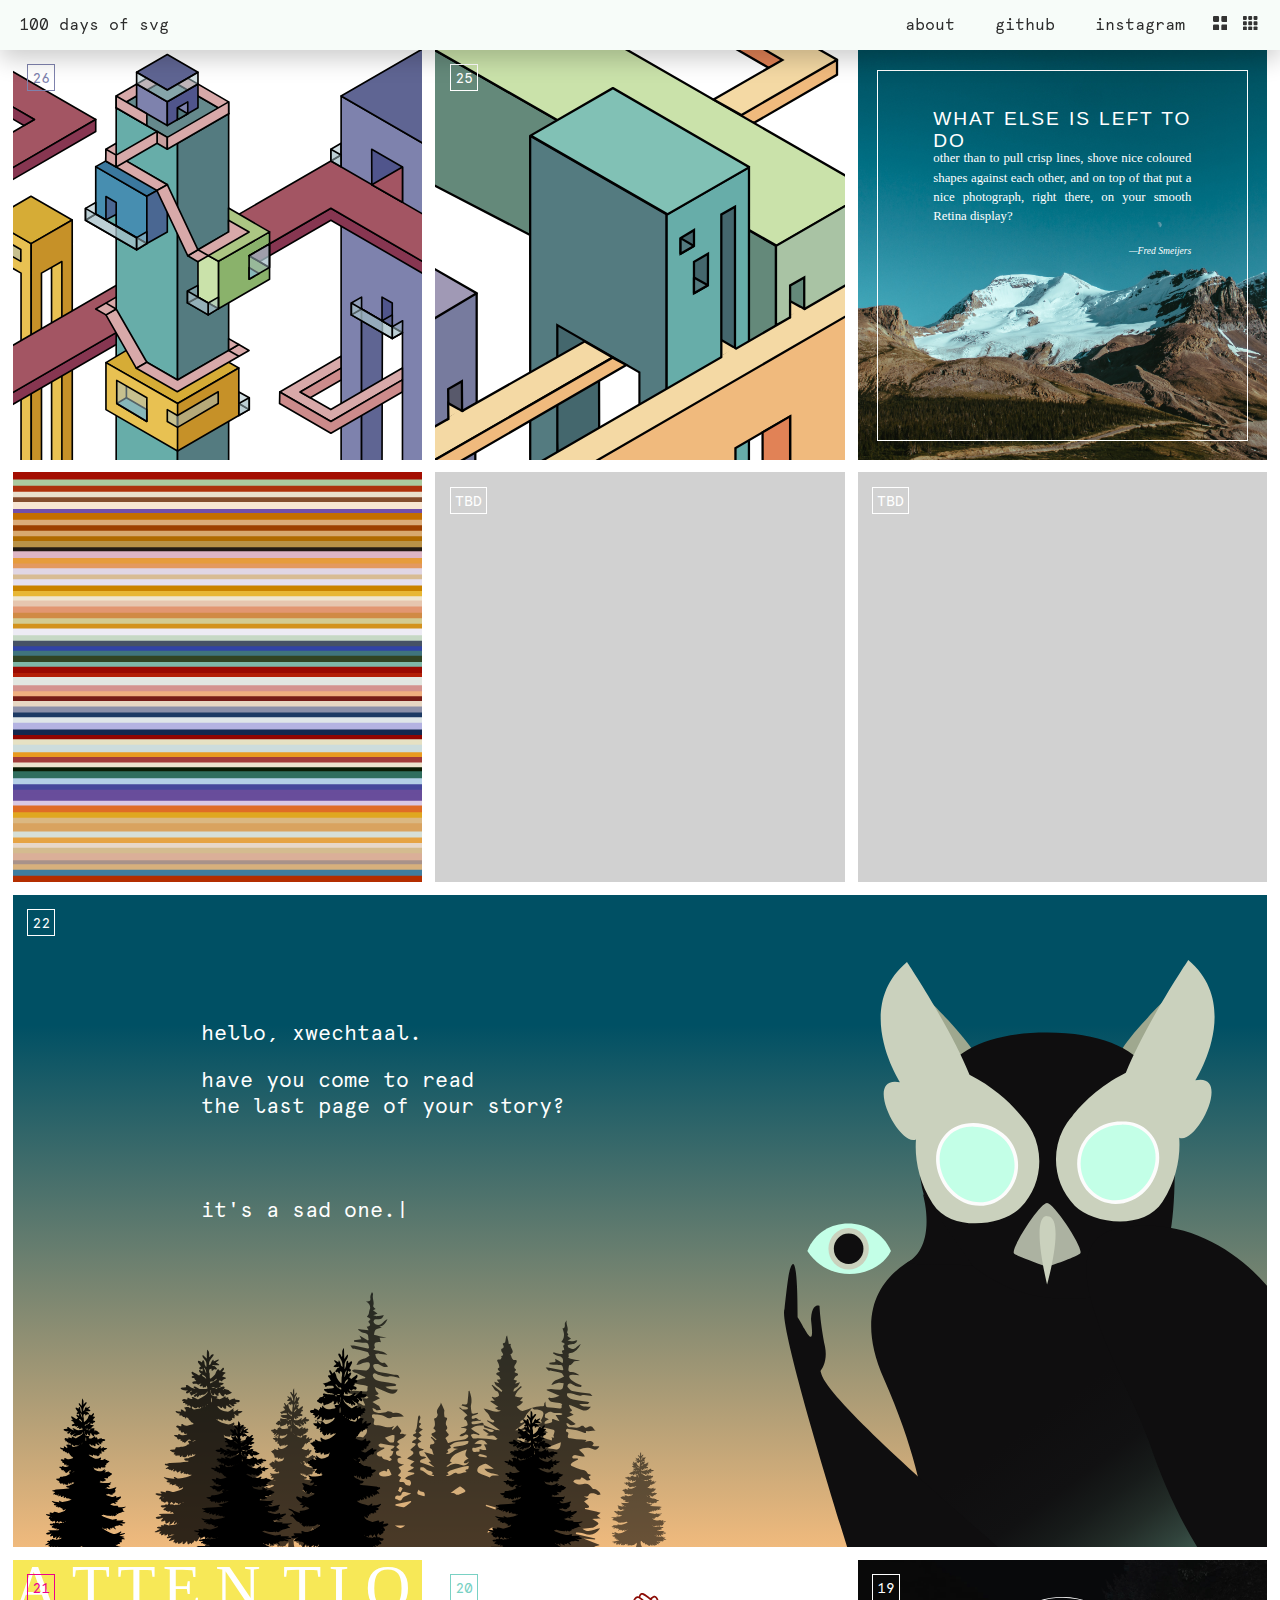
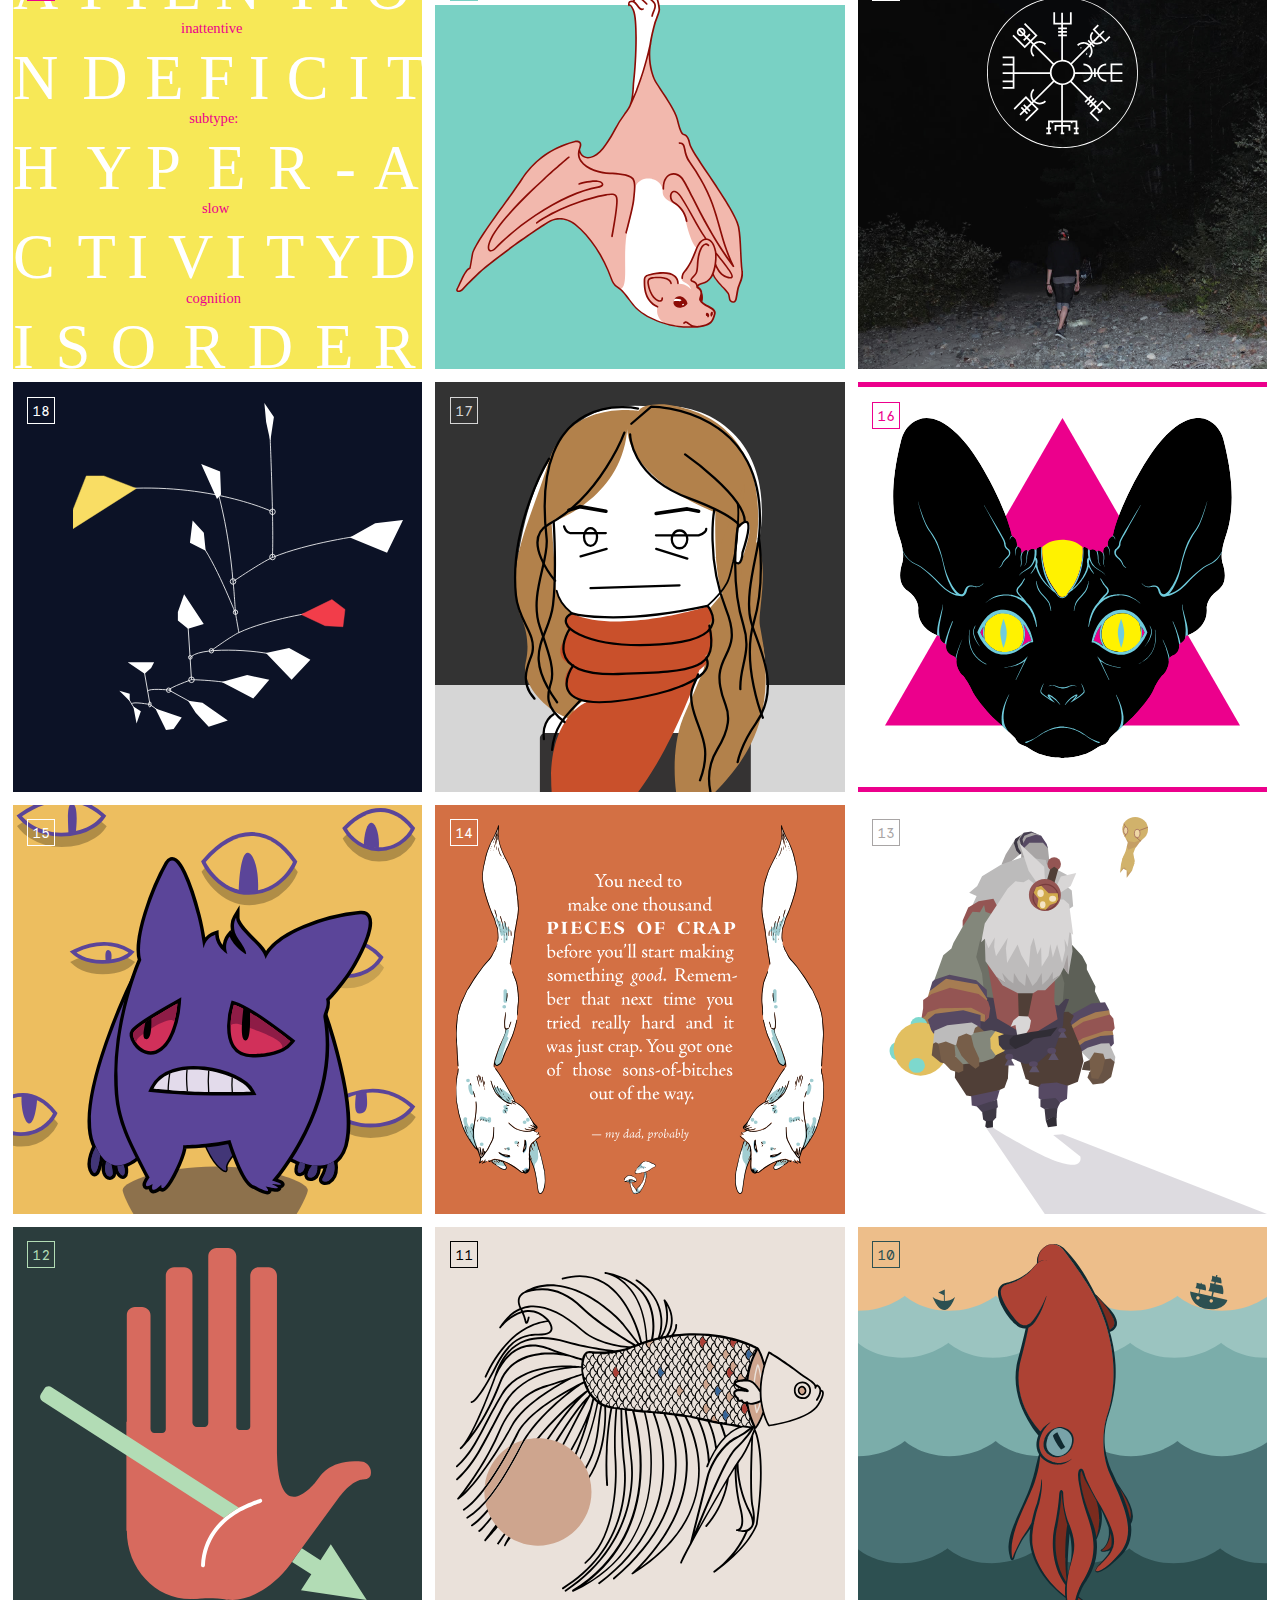
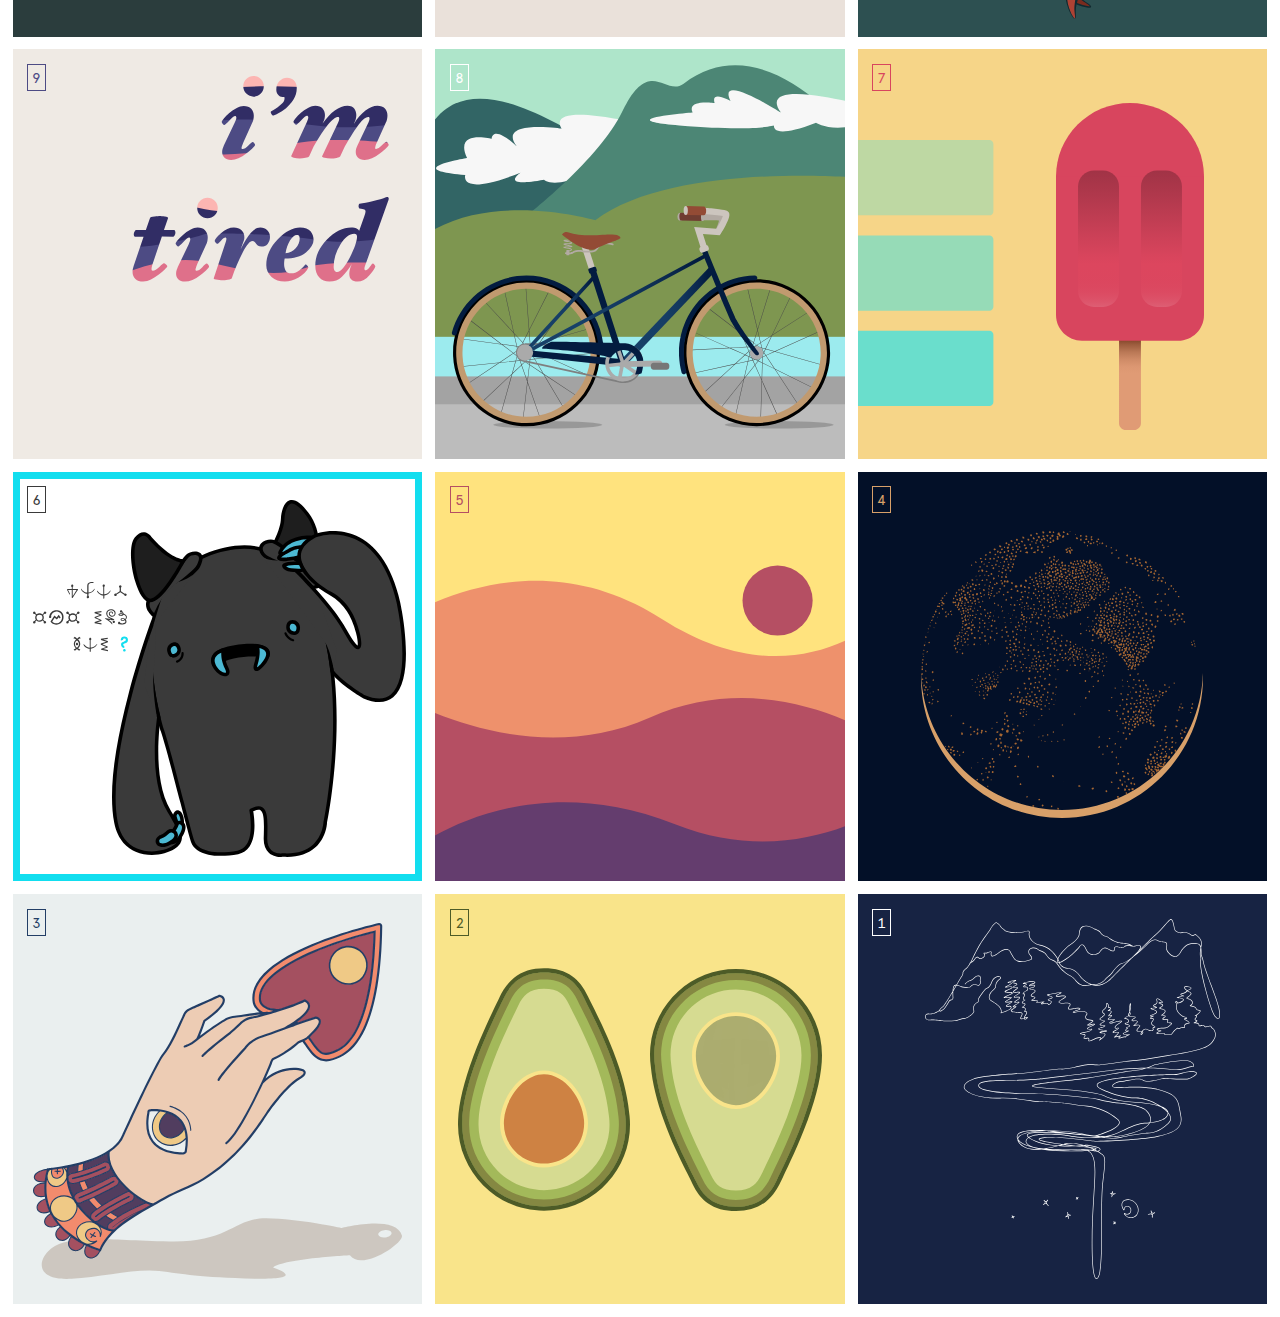
<file: index.html>
<?xml version="1.0" encoding="utf-8"?>
<!DOCTYPE html>
<html>
<head>
    <title>100 days of SVG</title>
    <meta name="viewport" content="width=device-width, initial-scale=1.0">
    <link href="css/normalize.css" rel="stylesheet" media="screen">
    <link href="css/styles.css" rel="stylesheet" media="screen">
    <link href="css/responsive.css" rel="stylesheet" media="screen">
</head>

<body>
  
  <header>
    <div>
      <h1><a href="index.html">100 days of svg</a></h1>
      
      <nav>
        <ul>
          <li id="aboutlist">
            <a href="about.html">
              <span>About</span>
              <svg version="1.1" id="help" xmlns="http://www.w3.org/2000/svg" xmlns:xlink="http://www.w3.org/1999/xlink" x="0px" y="0px"
   viewBox="0 0 20 20" enable-background="new 0 0 20 20" xml:space="preserve">
                <g>
                <path d="M14.09,2.233C12.95,1.411,11.518,1,9.794,1C8.483,1,7.376,1.289,6.477,1.868C5.05,2.774,4.292,4.313,4.2,6.483h3.307
    c0-0.633,0.185-1.24,0.553-1.828c0.369-0.586,0.995-0.879,1.878-0.879c0.898,0,1.517,0.238,1.854,0.713
    c0.339,0.477,0.508,1.004,0.508,1.582c0,0.504-0.252,0.965-0.557,1.383c-0.167,0.244-0.387,0.469-0.661,0.674
    c0,0-1.793,1.15-2.58,2.074c-0.456,0.535-0.497,1.338-0.538,2.488c-0.002,0.082,0.029,0.252,0.315,0.252c0.287,0,2.316,0,2.571,0
    c0.256,0,0.309-0.189,0.312-0.274c0.018-0.418,0.064-0.633,0.141-0.875c0.144-0.457,0.538-0.855,0.979-1.199l0.91-0.627
    c0.822-0.641,1.477-1.166,1.767-1.578c0.494-0.676,0.842-1.51,0.842-2.5C15.8,4.274,15.23,3.057,14.09,2.233z M9.741,14.924
    c-1.139-0.035-2.079,0.754-2.115,1.99c-0.035,1.234,0.858,2.051,1.998,2.084c1.189,0.035,2.104-0.727,2.141-1.963
    C11.799,15.799,10.931,14.959,9.741,14.924z"/>
                </g>
              </svg>
            </a>
          </li>
          <li id="github">
            <a href="http://github.com/laurelobrien">Github</a>
          </li>
          <li id="instagramlist">
            <a href="http://instagram.com/laurelobrien">
              <span>Instagram</span>
              <svg version="1.1" id="instagram" xmlns="http://www.w3.org/2000/svg" xmlns:xlink="http://www.w3.org/1999/xlink" x="0px" y="0px"
              viewBox="0 0 20 20" enable-background="new 0 0 20 20" xml:space="preserve">
                <path d="M17,1H3C1.9,1,1,1.9,1,3v14c0,1.101,0.9,2,2,2h14c1.1,0,2-0.899,2-2V3C19,1.9,18.1,1,17,1z M9.984,15.523
  c3.059,0,5.538-2.481,5.538-5.539c0-0.338-0.043-0.664-0.103-0.984H17v7.216c0,0.382-0.31,0.69-0.693,0.69H3.693
  C3.31,16.906,3,16.598,3,16.216V9h1.549C4.488,9.32,4.445,9.646,4.445,9.984C4.445,13.043,6.926,15.523,9.984,15.523z M6.523,9.984
  c0-1.912,1.55-3.461,3.462-3.461c1.911,0,3.462,1.549,3.462,3.461s-1.551,3.462-3.462,3.462C8.072,13.446,6.523,11.896,6.523,9.984z
   M16.307,6h-1.615C14.31,6,14,5.688,14,5.308V3.691C14,3.309,14.31,3,14.691,3h1.615C16.69,3,17,3.309,17,3.691v1.616
  C17,5.688,16.69,6,16.307,6z"/>
              </svg>
            </a>
          </li>
          <li id="twobytwolist">
            <a href="two-column.html">
              <svg version="1.1" id="twobytwo" xmlns="http://www.w3.org/2000/svg" xmlns:xlink="http://www.w3.org/1999/xlink" x="0px" y="0px"
   viewBox="-439 441 20 20" style="enable-background:new -439 441 20 20;" xml:space="preserve">
                <path d="M-432.3,441h-5c-0.9,0-1.7,0.7-1.7,1.7v5c0,0.9,0.7,1.7,1.7,1.7h5c0.9,0,1.7-0.7,1.7-1.7v-5
  C-430.7,441.7-431.4,441-432.3,441z M-420.7,441h-5c-0.9,0-1.7,0.7-1.7,1.7v5c0,0.9,0.7,1.7,1.7,1.7h5c0.9,0,1.7-0.7,1.7-1.7v-5
  C-419,441.7-419.7,441-420.7,441z M-432.3,452.7h-5c-0.9,0-1.7,0.7-1.7,1.7v5c0,0.9,0.7,1.7,1.7,1.7h5c0.9,0,1.7-0.7,1.7-1.7v-5
  C-430.7,453.4-431.4,452.7-432.3,452.7z M-420.7,452.7h-5c-0.9,0-1.7,0.7-1.7,1.7v5c0,0.9,0.7,1.7,1.7,1.7h5c0.9,0,1.7-0.7,1.7-1.7
  v-5C-419,453.4-419.7,452.7-420.7,452.7z"/>
              </svg>
            </a>
          </li>
          <li id="threebythreelist">
            <a href="">
              <svg version="1.1" id="threebythree" xmlns="http://www.w3.org/2000/svg" xmlns:xlink="http://www.w3.org/1999/xlink" x="0px" y="0px"
   viewBox="-415.6 441 20 20" style="enable-background:new -415.6 441 20 20;" xml:space="preserve">
                <path d="M-411.4,441h-3.2c-0.6,0-1.1,0.5-1.1,1.1v3.2c0,0.6,0.5,1.1,1.1,1.1h3.2c0.6,0,1.1-0.5,1.1-1.1v-3.2
                  C-410.3,441.5-410.8,441-411.4,441z"/>
                <path d="M-404,441h-3.2c-0.6,0-1.1,0.5-1.1,1.1v3.2c0,0.6,0.5,1.1,1.1,1.1h3.2c0.6,0,1.1-0.5,1.1-1.1v-3.2
                  C-403,441.5-403.4,441-404,441z"/>
                <path d="M-396.6,441h-3.2c-0.6,0-1.1,0.5-1.1,1.1v3.2c0,0.6,0.5,1.1,1.1,1.1h3.2c0.6,0,1.1-0.5,1.1-1.1v-3.2
                  C-395.6,441.5-396.1,441-396.6,441z"/>
                <path d="M-411.4,448.4h-3.2c-0.6,0-1.1,0.5-1.1,1.1v3.2c0,0.6,0.5,1.1,1.1,1.1h3.2c0.6,0,1.1-0.5,1.1-1.1v-3.2
                  C-410.3,448.8-410.8,448.4-411.4,448.4z"/>
                <path d="M-411.4,455.7h-3.2c-0.6,0-1.1,0.5-1.1,1.1v3.2c0,0.6,0.5,1.1,1.1,1.1h3.2c0.6,0,1.1-0.5,1.1-1.1v-3.2
                  C-410.3,456.2-410.8,455.7-411.4,455.7z"/>
                <path d="M-404,448.4h-3.2c-0.6,0-1.1,0.5-1.1,1.1v3.2c0,0.6,0.5,1.1,1.1,1.1h3.2c0.6,0,1.1-0.5,1.1-1.1v-3.2
                  C-403,448.8-403.4,448.4-404,448.4z"/>
                <path d="M-404,455.7h-3.2c-0.6,0-1.1,0.5-1.1,1.1v3.2c0,0.6,0.5,1.1,1.1,1.1h3.2c0.6,0,1.1-0.5,1.1-1.1v-3.2
                  C-403,456.2-403.4,455.7-404,455.7z"/>
                <path d="M-396.6,448.4h-3.2c-0.6,0-1.1,0.5-1.1,1.1v3.2c0,0.6,0.5,1.1,1.1,1.1h3.2c0.6,0,1.1-0.5,1.1-1.1v-3.2
                  C-395.6,448.8-396.1,448.4-396.6,448.4z"/>
                <path d="M-396.6,455.7h-3.2c-0.6,0-1.1,0.5-1.1,1.1v3.2c0,0.6,0.5,1.1,1.1,1.1h3.2c0.6,0,1.1-0.5,1.1-1.1v-3.2
                  C-395.6,456.2-396.1,455.7-396.6,455.7z"/>
              </svg>
            </a>
          </li>
        </ul>
      </nav>
    </div>
  </header>
  
  <div class="grid"><!--

    Day 26 --><div class="halfbloc">
      <div class="squareratio">
        <div id="day26">
          <h2 class="marker" id="twentysix">26</h2>
          <img src="svg/day-21-to-30/iso_apartment.svg" alt="Isometric block town">
        </div>
      </div>
    </div><!--

    Day 25 --><div class="halfbloc">
      <div class="squareratio">
        <div id="day25">
          <h2 class="marker" id="twentyfive">25</h2>
          <img src="svg/day-21-to-30/day25.svg" alt="Isometric block town">
        </div>
      </div>
    </div><!--

    Day 24 --><div class="halfbloc">
      <div class="squareratio">
        <div id="day24">
          <h2 class="marker" id="twentyfour">24</h2>
          <div class="inset-border">
            <h4 class="full-justify">What else is left to do</h4>
            <p>other than to pull crisp lines, shove nice coloured shapes against each other, and on top of that put a nice photograph, right there, on your smooth Retina display?</p>
            <br>
            <p id="attribution">—Fred Smeijers</p>
          </div>
        </div>
      </div>
    </div><!--

    Day 23 --><div class="halfbloc">
      <div class="squareratio">
        <div id="day23">
          <h2 class="marker" id="twentythree">23</h2>
          <img src="svg/day-21-to-30/shithappens.svg" alt="SVG reproduction of Garry Neill Kennedy's Shit Happens">
        </div>
      </div>
    </div><!--

    Filler --><div class="halfbloc">
      <div class="squareratio">
        <div id="fillerBlock">
          <h2 class="marker" id="fillerMarker">TBD</h2>
        </div>
      </div>
    </div><!--

    Filler --><div class="halfbloc">
      <div class="squareratio">
        <div id="fillerBlock">
          <h2 class="marker" id="fillerMarker">TBD</h2>
        </div>
      </div>
    </div><!--

    Day 22 --><div class="megabloc">
      <div class="megaratio">
        <div id="day22">
          <h2 class="marker" id="twentytwo">22</h2>
          <img src="svg/day-21-to-30/xwechtaal_owl-02.svg" id="owl">
          <img src="svg/day-21-to-30/tree_silhouette.svg" alt="Silhouetted pine trees" id="trees">
          <div id="text">
            <p>hello, xwechtaal.</p>
            <p id="question">have you come to read<br> the last page of your story?</p>
            <br><br>
            <p id="typetext">it's a sad one.<span>|</span></p>
          </div>
        </div>
      </div>
    </div><!--

    Day 21 --><div class="halfbloc">
      <div class="squareratio">
        <div id="day21">
          <h2 class="marker" id="twentyone">21</h2>
          <img src="svg/day-21-to-30/adhd_revision.svg" alt="Attention Deficit Hyperative Disorder">
        </div>
      </div>
    </div><!--

    Day 20 --><div class="halfbloc">
      <div class="squareratio">
        <div id="day20">
          <h2 class="marker" id="twenty">20</h2>
          <div class="colourblock"></div>
          <img src="svg/day-11-to-20/hangingbat.svg" alt="Hanging fruit bat">
        </div>
      </div>
    </div><!--

    Day 19 --><div class="halfbloc">
      <div class="squareratio">
        <div id="day19">
          <h2 class="marker" id="nineteen">19</h2>
          <img src="svg/day-11-to-20/travel_sigil2.svg" alt="Ogham sigil for safe travel">
        </div>
      </div>
    </div><!--

    Day 18 --><div class="halfbloc">
      <div class="squareratio">
        <div id="day18">
          <h2 class="marker" id="eighteen">18</h2>
          <img src="svg/day-11-to-20/calder.svg" alt="Mobile by Calder">
        </div>
      </div>
    </div><!--

    Day 17 --><div class="halfbloc">
      <div class="squareratio">
        <div id="day17">
          <h2 class="marker" id="seventeen">17</h2>
          <div class="colourblock"></div>
          <img src="svg/day-11-to-20/fuzzy.svg" alt="Scribbly self-portrait">
        </div>
      </div>
    </div><!--

    Day 16 --><div class="halfbloc">
      <div class="squareratio">
        <div id="day16">
          <h2 class="marker" id="sixteen">16</h2>
          <img src="svg/day-11-to-20/sphinx-CMYK.svg" alt="Three-eyed sphinx">
        </div>
      </div>
    </div><!--

    Day 15 --><div class="halfbloc">
      <div class="squareratio">
        <div id="day15">
          <h2 class="marker" id="fifteen">15</h2>
          <img src="svg/day-11-to-20/gengar.svg" alt="Gengar" id="gengar">
          <img src="svg/day-11-to-20/gengar_eyes.svg" alt="Eyes peering at Gengar" id="gengar-eyes">
        </div>
      </div>
    </div><!--

    Day 14 --><div class="halfbloc">
      <div class="squareratio">
        <div id="day14">
          <h2 class="marker" id="fourteen">14</h2>
          <img src="svg/day-11-to-20/rightfox.svg" alt="Fox facing right" id="leftfox">
          <img src="svg/day-11-to-20/rightfox.svg" alt="Fox facing left" id="rightfox">
          <img src="svg/day-11-to-20/foxtext.svg" alt="Quote: 'You need to make 1,000 pieces of crap before you can make something good. Remember that next time you try really hard and its just crap. You got one of those sons-of-bitches out of the way.'" id="text">
          <img src="svg/day-11-to-20/foxmushroom.svg" alt="Tiny mushrooms" id="mushroom">
        </div>
      </div>
    </div><!--

    Day 13 --><div class="halfbloc">
      <div class="squareratio">
        <div id="day13">
          <h2 class="marker" id="thirteen">13</h2>
          <img src="svg/day-11-to-20/bard.svg" alt="Bard from League of Legends" id="bard">
          <img src="svg/day-11-to-20/meep.svg" alt="Bard's meep" id="meep">
        </div>
      </div>
    </div><!--

    Day 12 --><div class="halfbloc">
      <div class="squareratio">
        <div id="day12">
          <h2 class="marker" id="twelve">12</h2>
          <img src="svg/day-11-to-20/handarrow.svg" alt="Hand pierced by arrow">
        </div>
      </div>
    </div><!--

    Day 11 --><div class="halfbloc">
      <div class="squareratio">
        <div id="day11">
          <h2 class="marker" id="eleven">11</h2>
          <img src="svg/day-11-to-20/bettafish.svg" alt="Decapitated betta fish">
        </div>
      </div>
    </div><!--

    Day 10 --><div class="halfbloc">
      <div class="squareratio">
        <div id="day10">
          <h2 class="marker" id="ten">10</h2>
          <img src="svg/day-1-to-10/squid2.svg" alt="Giant squid">
        </div>
      </div>
    </div><!--

    Day 9 --><div class="halfbloc">
      <div class="squareratio">
        <div id="day9">
          <h2 class="marker" id="nine">9</h2>
          <img src="svg/day-1-to-10/imtired-right.svg" alt="I'm Tired">
        </div>
      </div>
    </div><!--

    Day 8 --><div class="halfbloc">
      <div class="squareratio">
        <div id="day8">
          <h2 class="marker" id="eight">8</h2>
          <img src="svg/day-1-to-10/mixte.svg" alt="Papillionaire Mixte bicycle" id="mixte">
        </div>
      </div>
    </div><!--

    Day 7 --><div class="halfbloc">
      <div class="squareratio">
        <div id="day7">
          <h2 class="marker" id="seven">7</h2>
          <img src="svg/day-1-to-10/popsicle.svg" alt="Popsicle" id="popsicle">
          <img src="svg/day-1-to-10/popsicle-stripes.svg" alt="Blue stripes" id="popsicle-stripes">
        </div>
      </div>
    </div><!--

    Day 6 --><div class="halfbloc">
      <div class="squareratio">
        <div id="day6">
          <h2 class="marker" id="six">6</h2>
          <img src="svg/day-1-to-10/yeti.svg" alt="Yeti" id="yeti">
          <img src="svg/day-1-to-10/alientext.svg" alt="Alien text" id="alientext">
        </div>
      </div>
    </div><!--

    Day 5 --><div class="halfbloc">
      <div class="squareratio">
        <div id="day5">
          <h2 class="marker" id="five">5</h2>
          <img src="svg/day-1-to-10/sunset.svg" alt="Sunset on waves">
        </div>
      </div>
    </div><!--

    Day 4 --><div class="halfbloc">
      <div class="squareratio">
        <div id="day4">
          <h2 class="marker" id="four">4</h2>
          <img src="svg/day-1-to-10/eclipse.svg" alt="Eclipsed moon">
        </div>
      </div>
    </div><!--

    Day 3--><div class="halfbloc">
      <div class="squareratio">
        <div id="day3">
          <h2 class="marker" id="three">3</h2>
          <img src="svg/day-1-to-10/planchette.svg" alt="Hand with planchette">
        </div>
      </div>
    </div><!-- 

    Day 2 --><div class="halfbloc">
      <div class="squareratio">
        <div id="day2">
          <h2 class="marker" id="two">2</h2>
          <img src="svg/day-1-to-10/avocado-pit.svg" id="avopit" alt="Avocado with pit">
          <img src="svg/day-1-to-10/avohole-flat.svg" id="avohole" alt="Avocado without pit">
        </div>
      </div>
    </div><!--

      Day 1 --><div class="halfbloc">
      <div class="squareratio">
        <div id="day1">
          <h2 class="marker" id="one">1</h2>
          <img src="svg/day-1-to-10/mountaincontour2.svg" alt="Mountain Range">
        </div>
      </div>
    </div>

  </div>
    
</body>

</html>
</file>
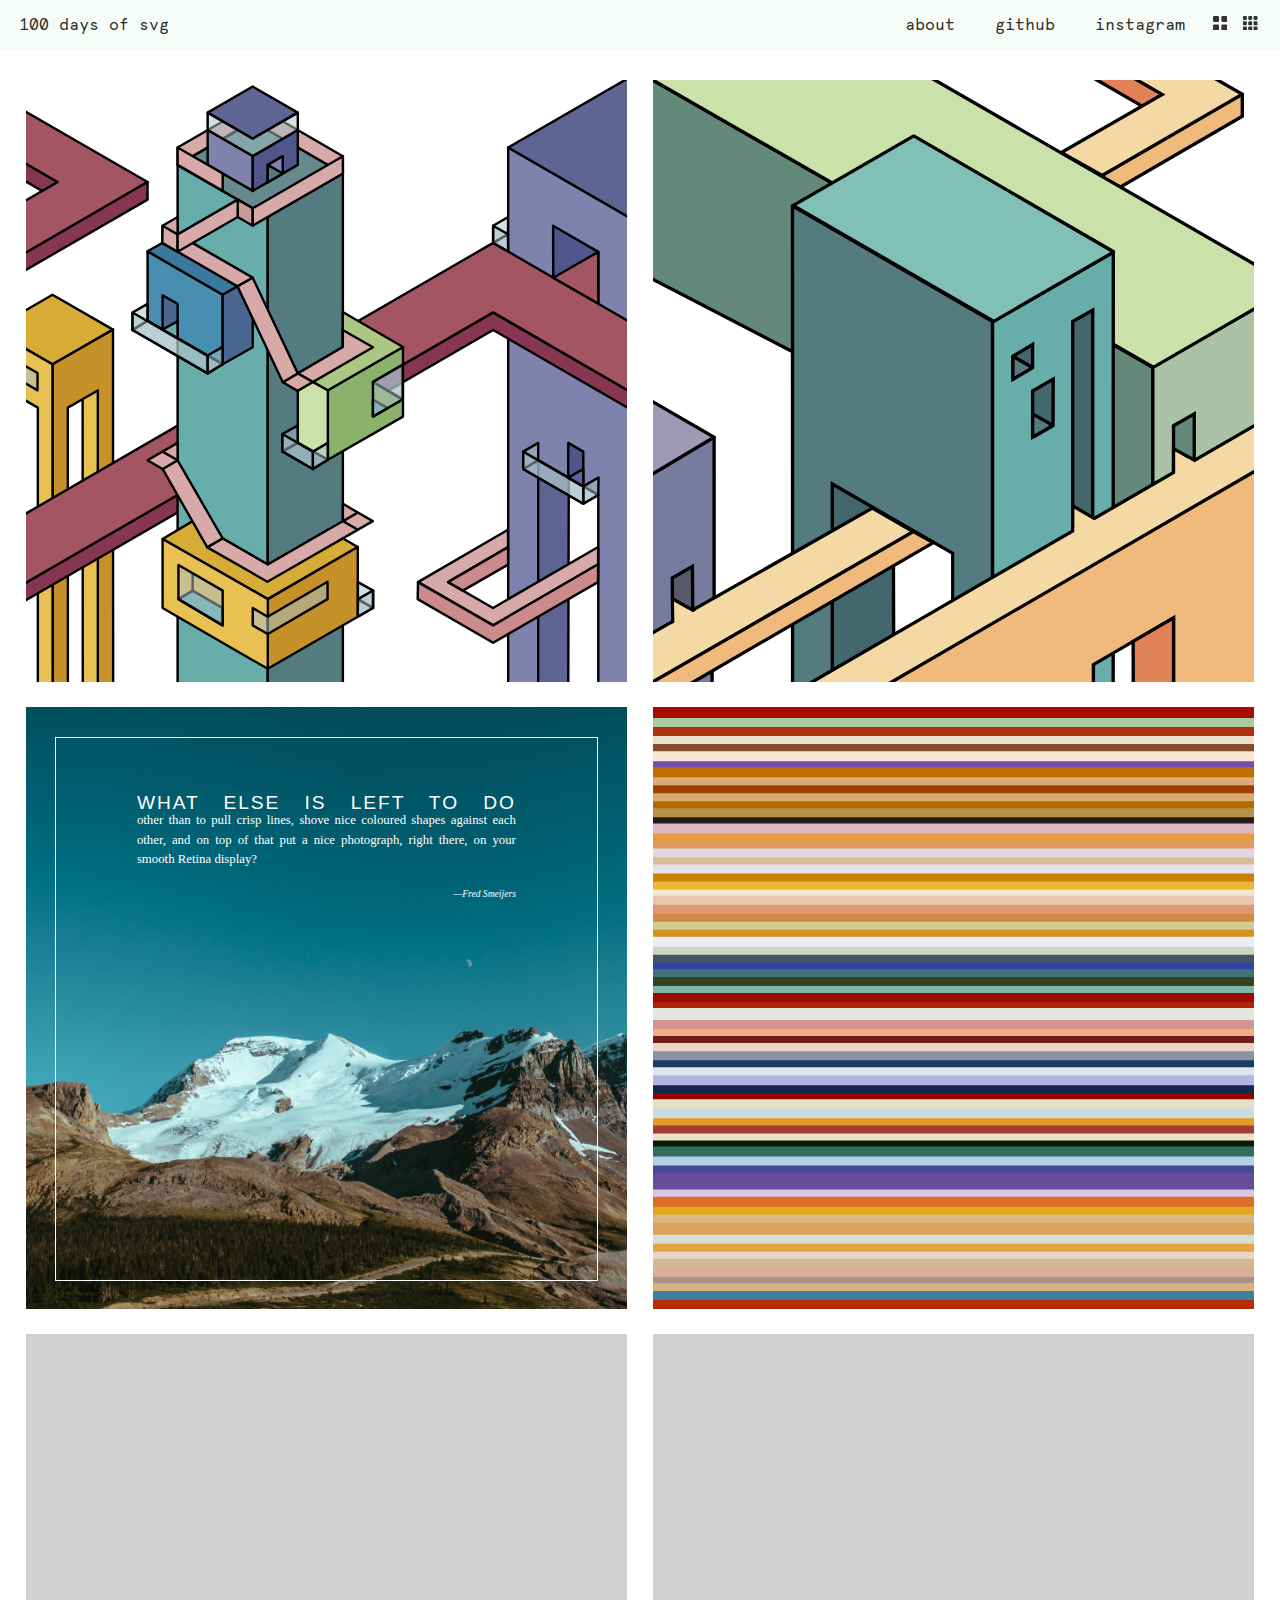
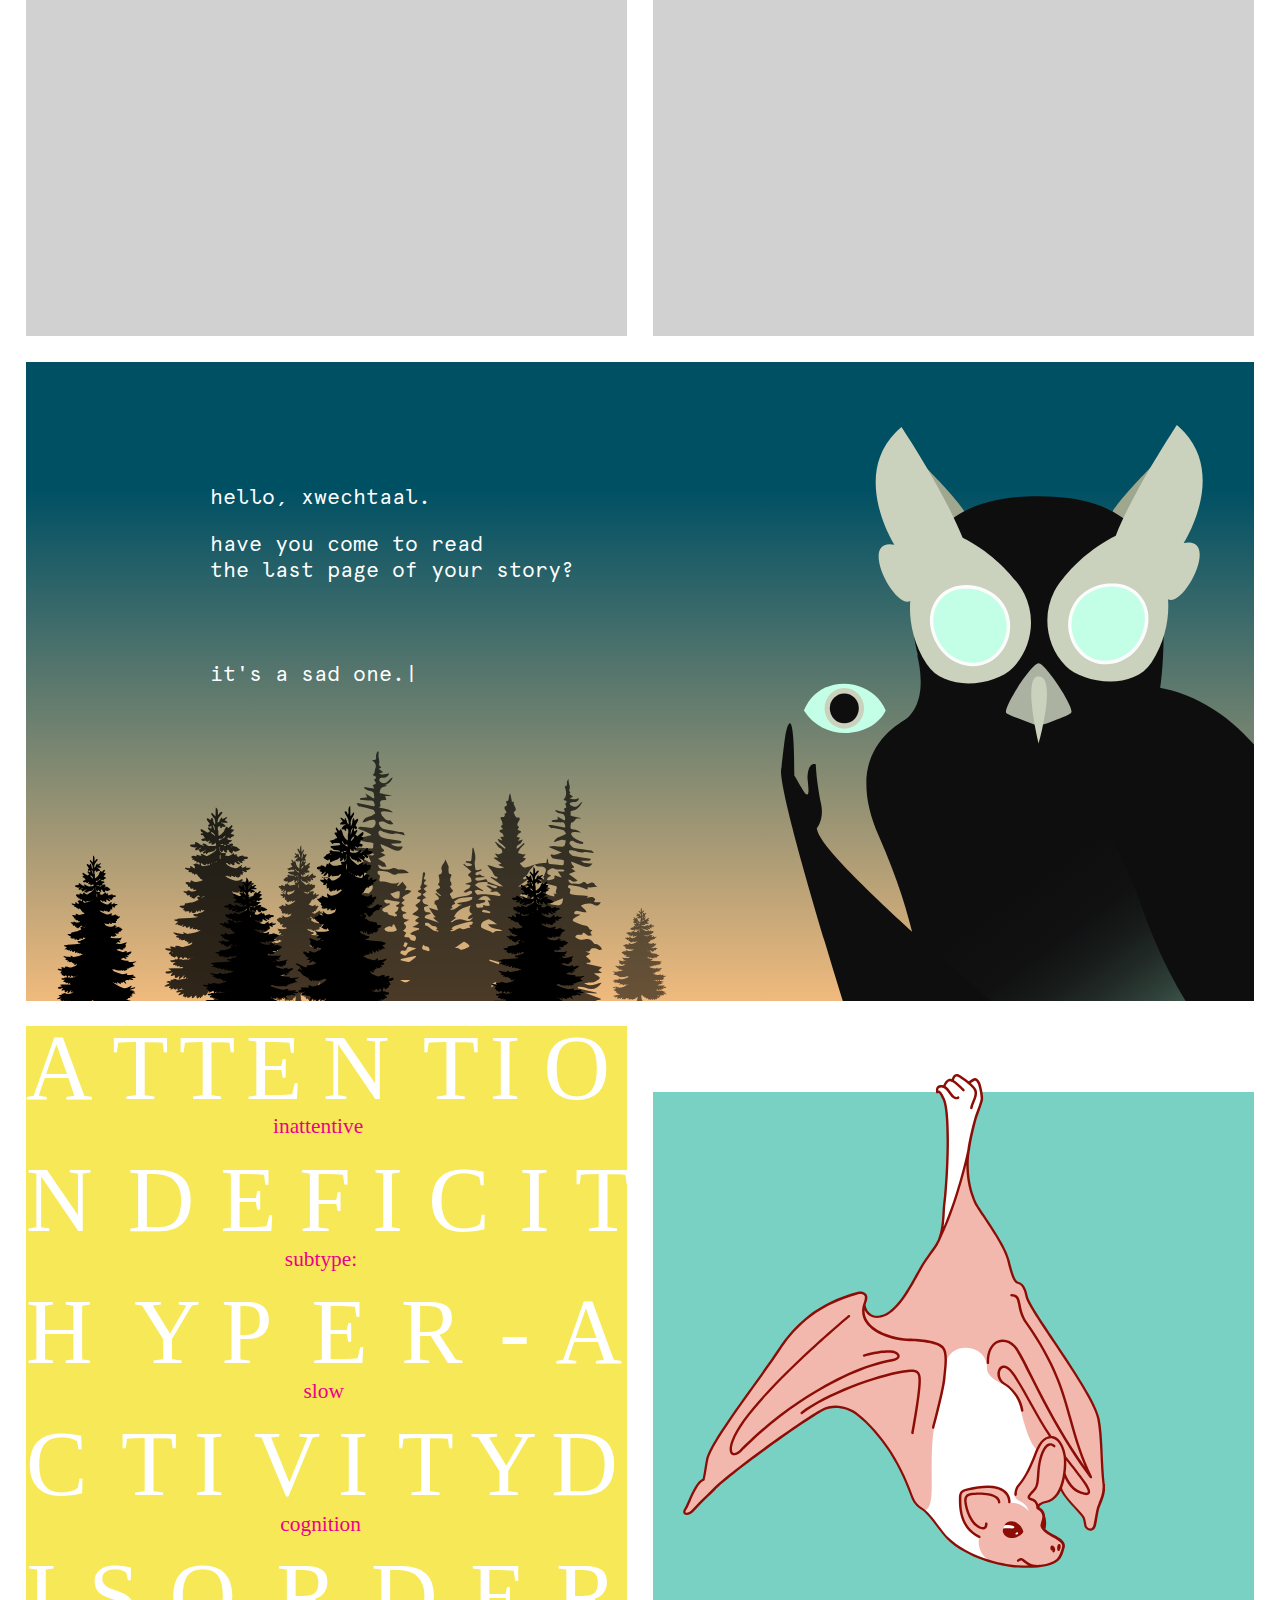
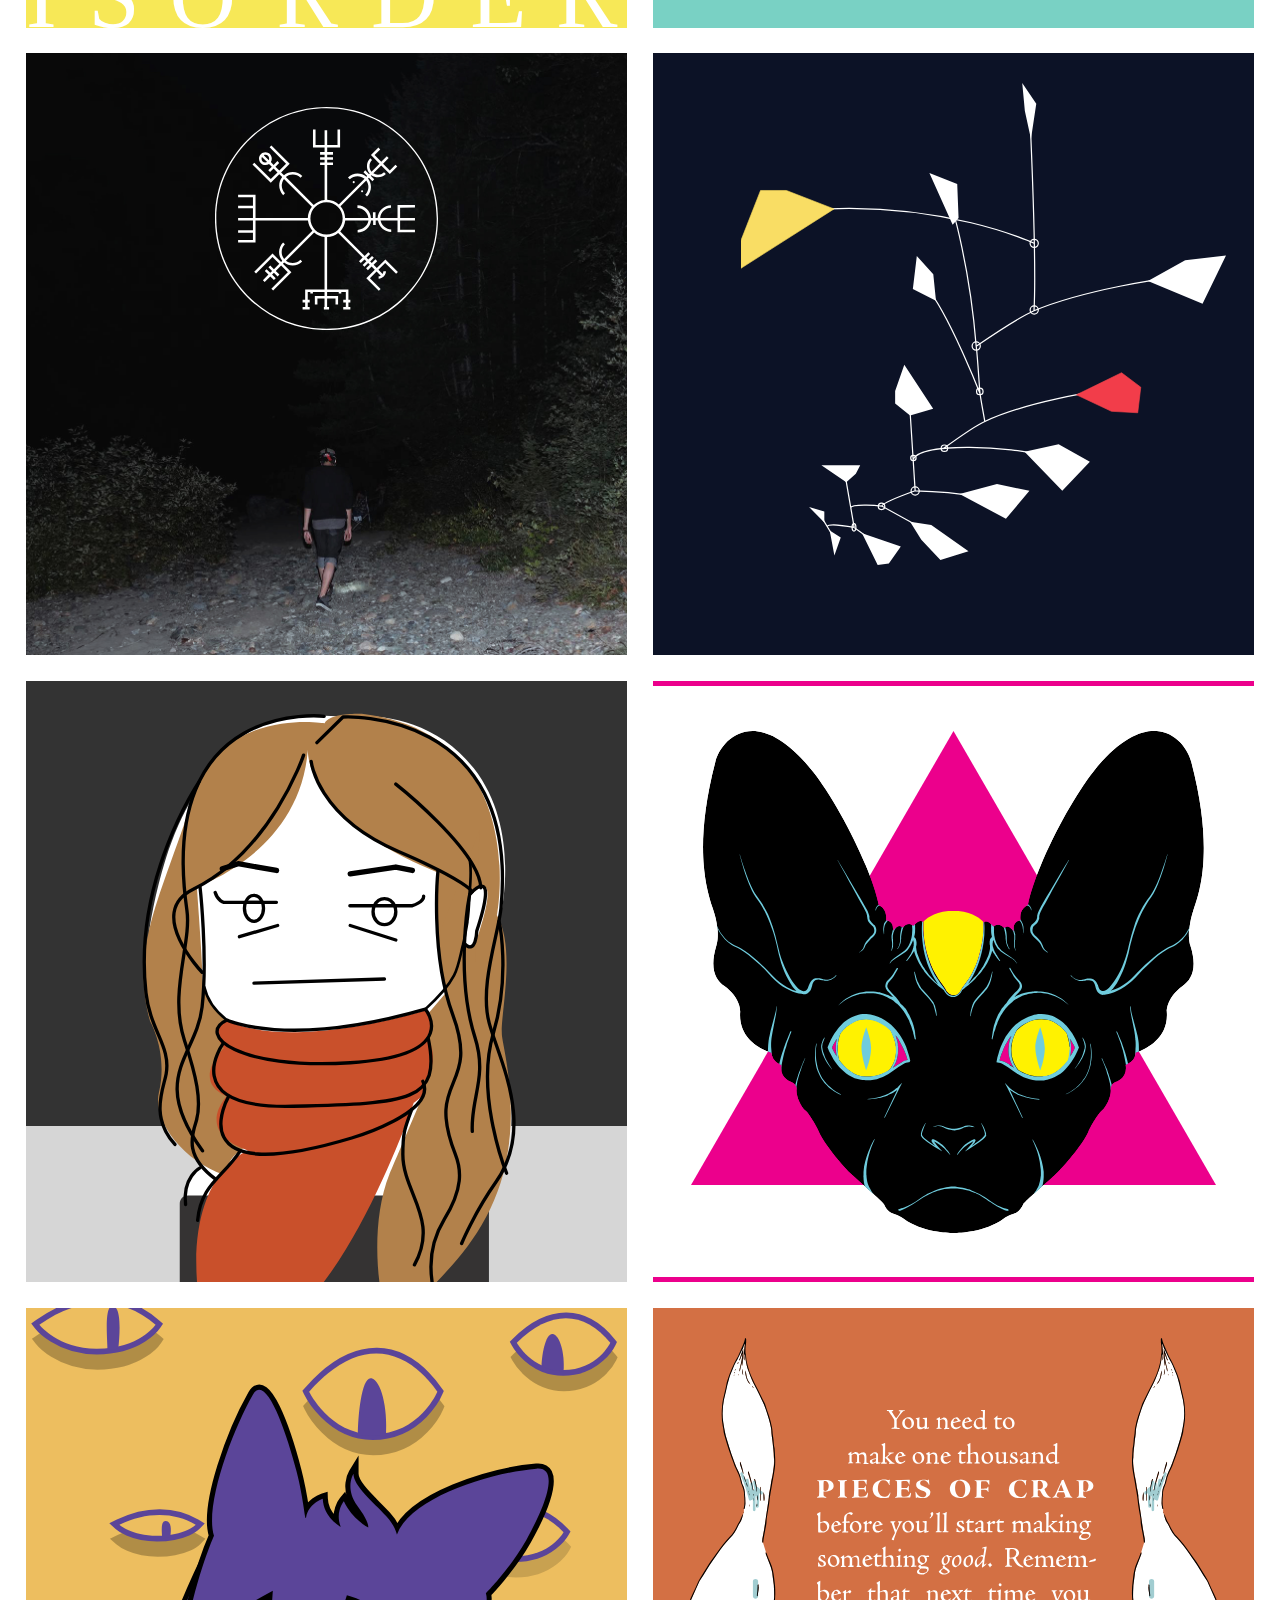
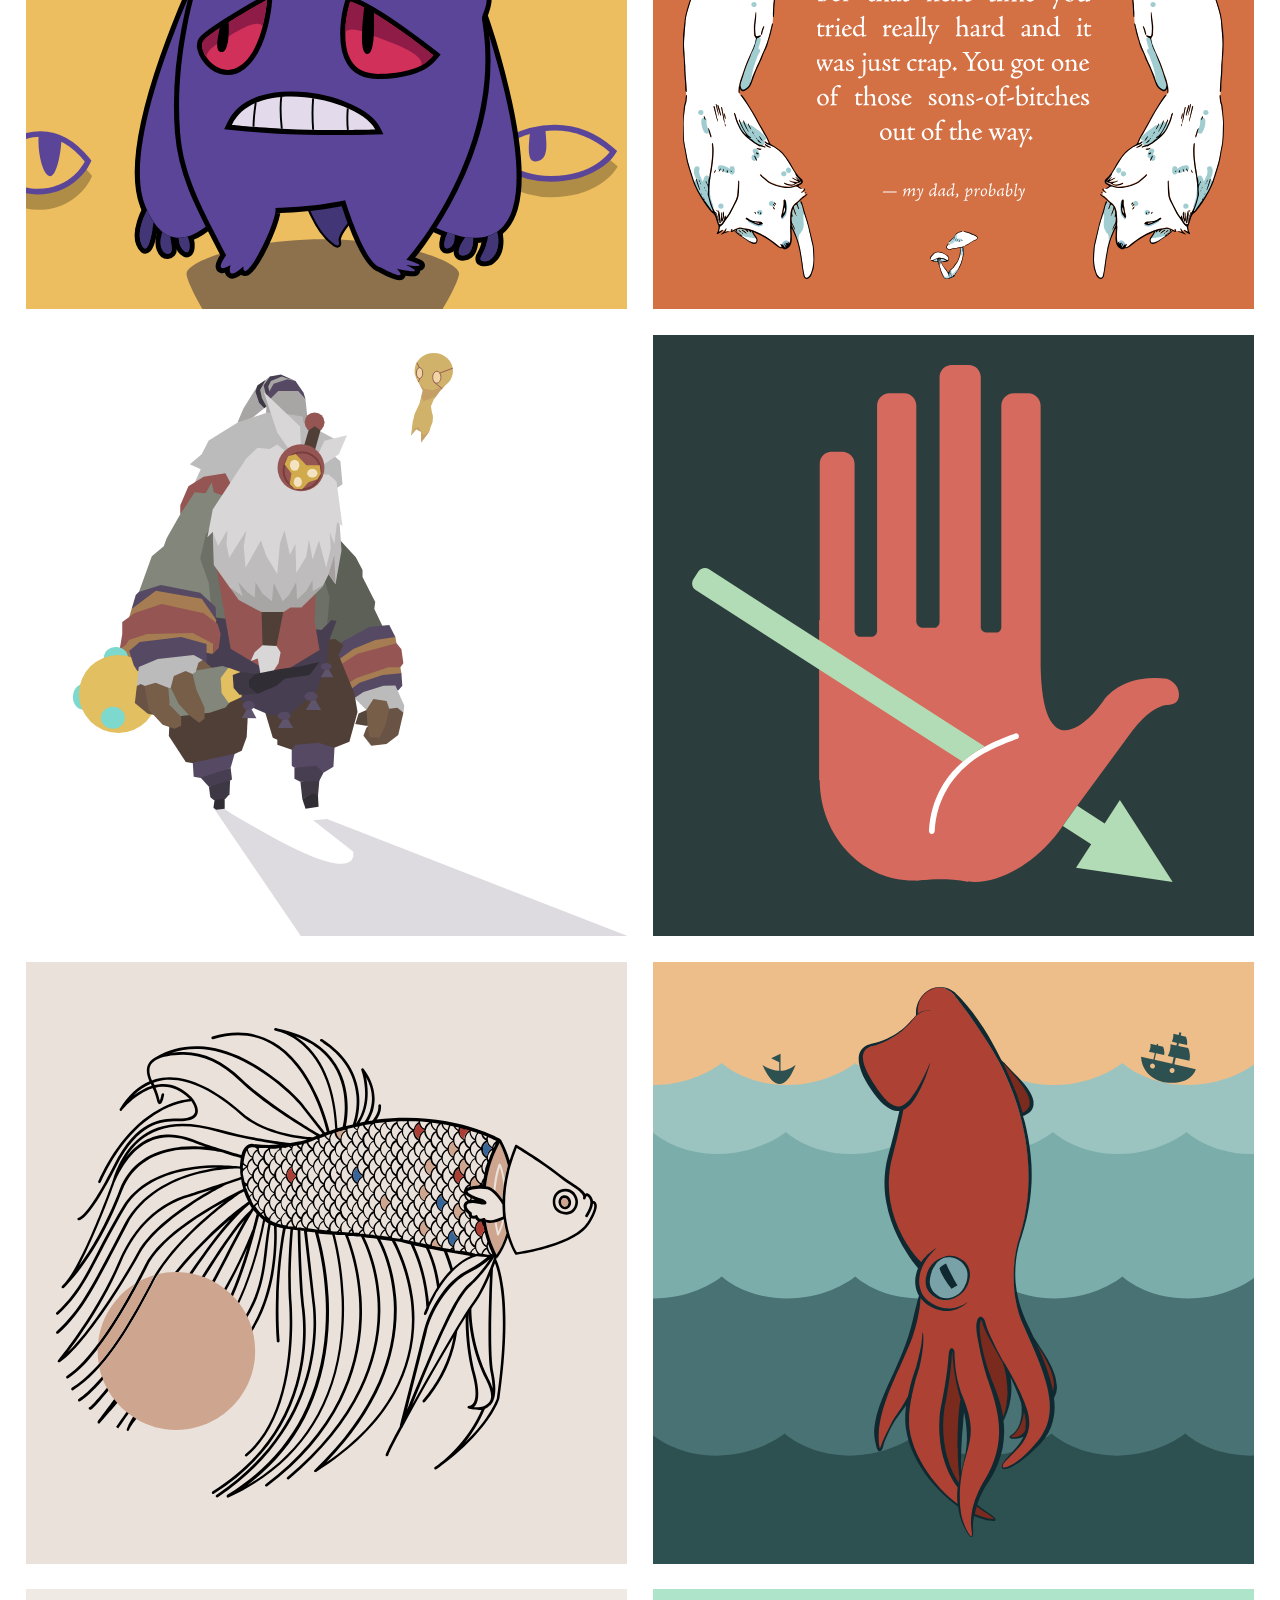
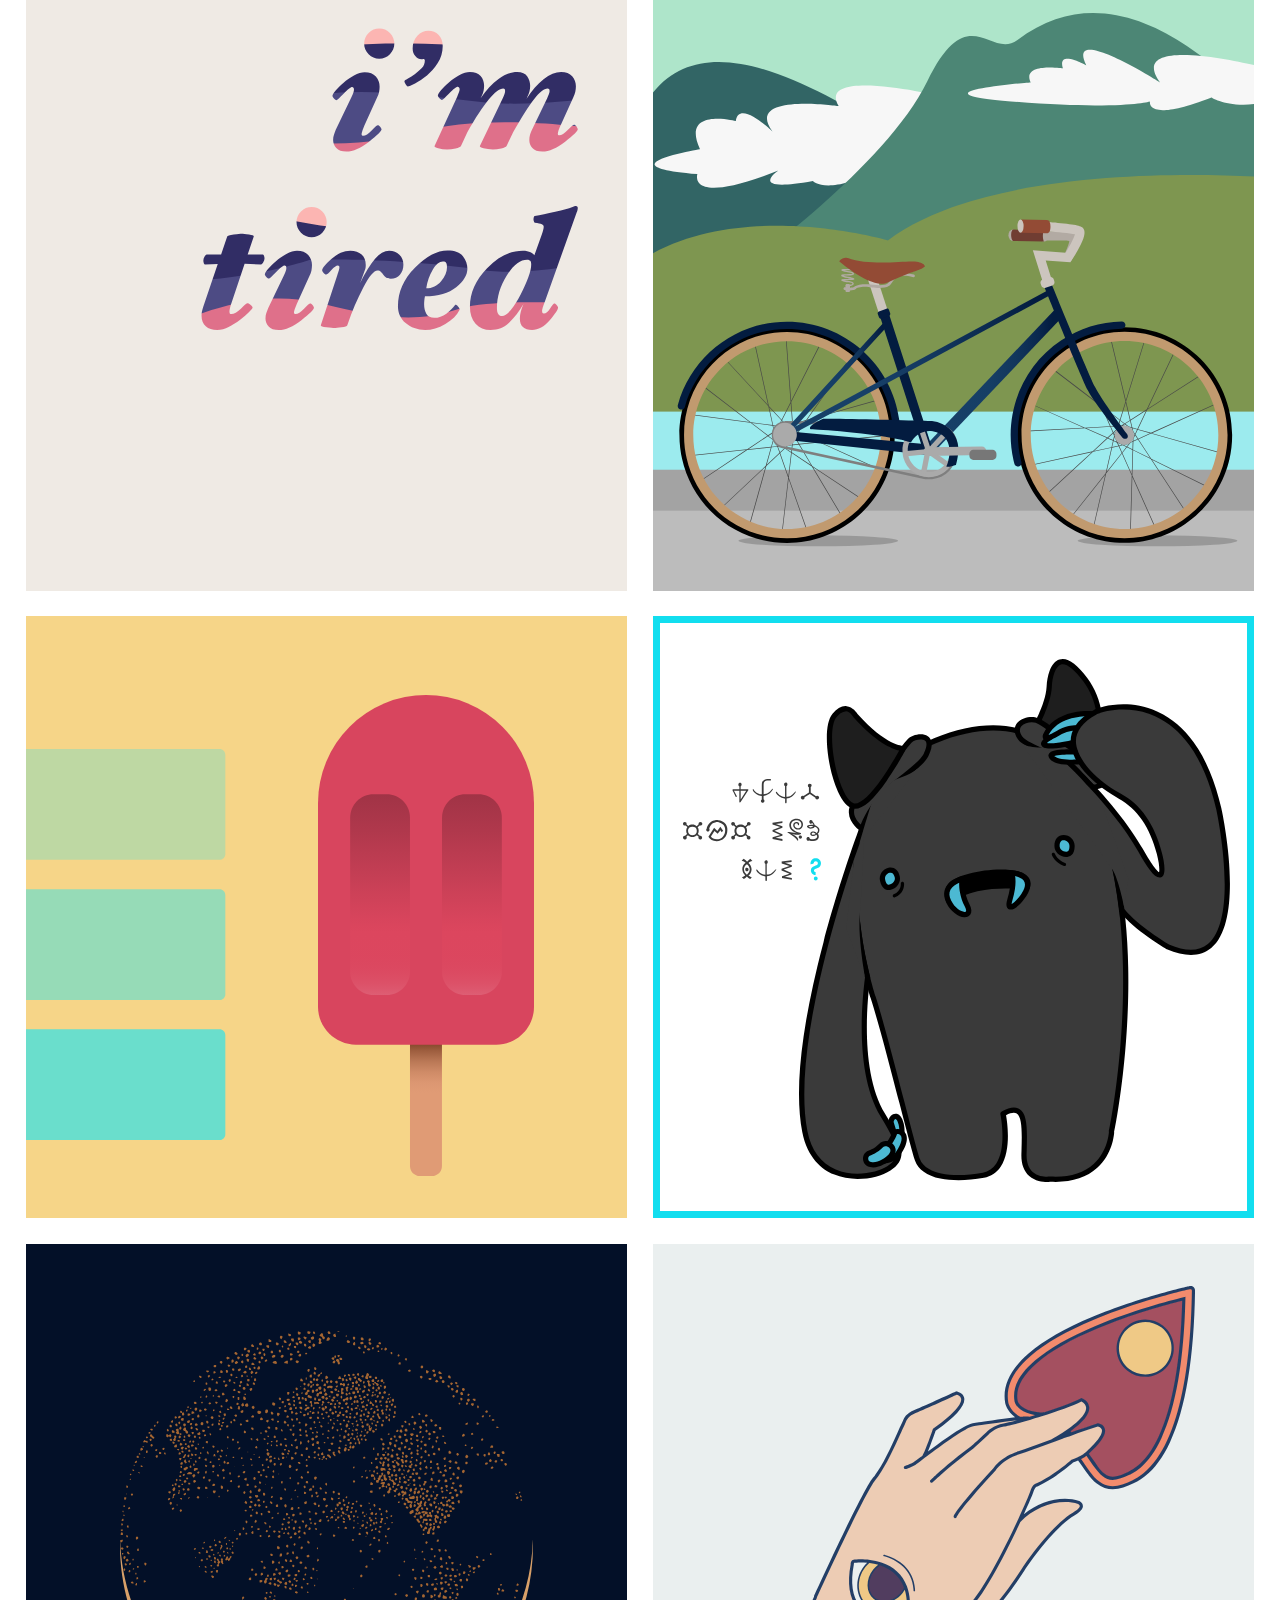
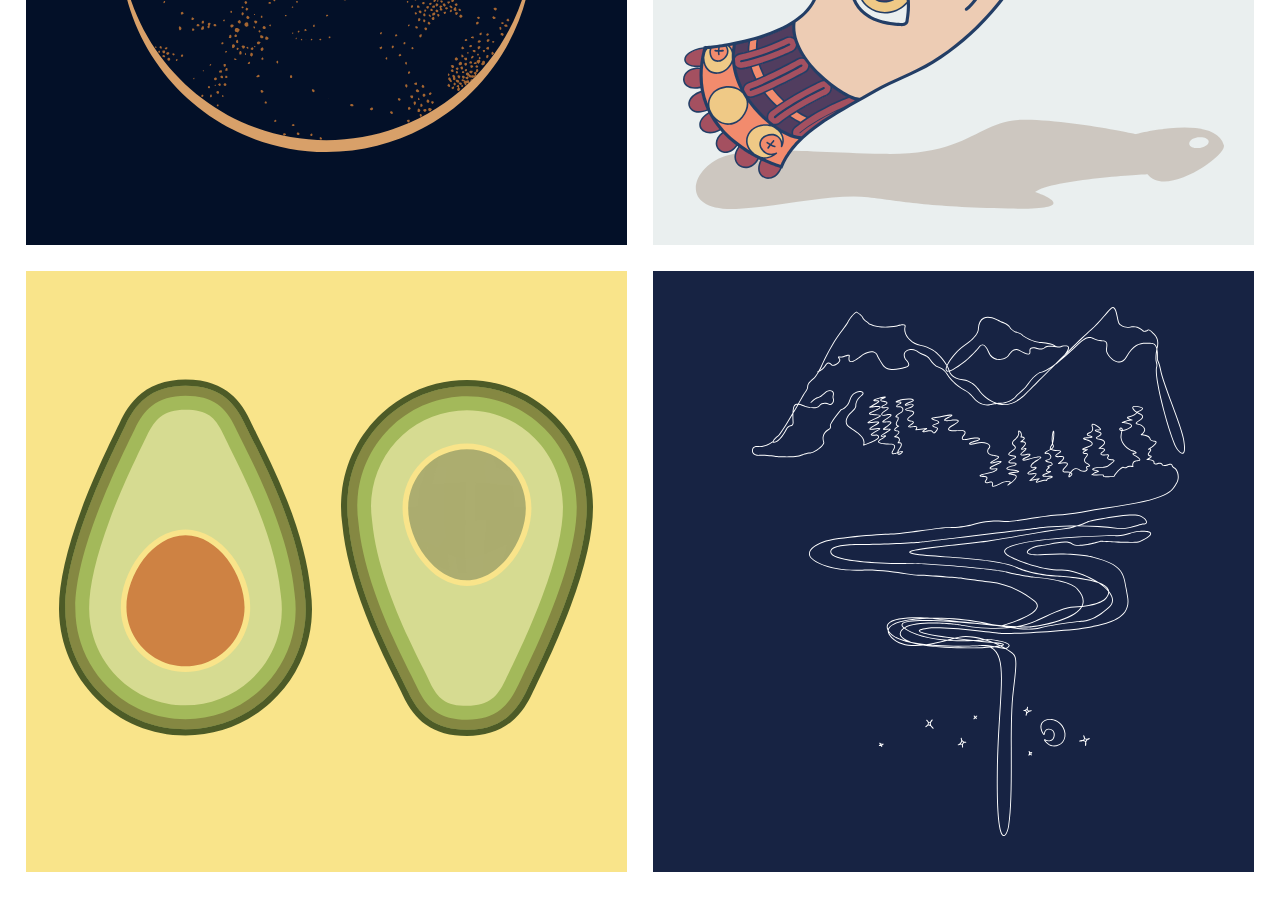
<file: preview.html>
<!-- Preview page for easy saving of each day's entry as a large png:
		 No box shadow on <header> and no entries touching <header> -->

<?xml version="1.0" encoding="utf-8"?>
<!DOCTYPE html>
<html>
<head>
    <title>100 days of SVG</title>
    <meta name="viewport" content="width=device-width, initial-scale=1.0">
    <link href="css/normalize.css" rel="stylesheet" media="screen">
    <link href="css/styles.css" rel="stylesheet" media="screen">
    <link href="css/responsive.css" rel="stylesheet" media="screen">
</head>

<body id="preview-page">
  
  <header>
    <div>
      <h1><a href="index.html">100 days of svg</a></h1>
      
      <nav>
        <ul>
          <li id="aboutlist">
            <a href="about.html">
              <span>About</span>
              <svg version="1.1" id="help" xmlns="http://www.w3.org/2000/svg" xmlns:xlink="http://www.w3.org/1999/xlink" x="0px" y="0px"
   viewBox="0 0 20 20" enable-background="new 0 0 20 20" xml:space="preserve">
                <g>
                <path d="M14.09,2.233C12.95,1.411,11.518,1,9.794,1C8.483,1,7.376,1.289,6.477,1.868C5.05,2.774,4.292,4.313,4.2,6.483h3.307
    c0-0.633,0.185-1.24,0.553-1.828c0.369-0.586,0.995-0.879,1.878-0.879c0.898,0,1.517,0.238,1.854,0.713
    c0.339,0.477,0.508,1.004,0.508,1.582c0,0.504-0.252,0.965-0.557,1.383c-0.167,0.244-0.387,0.469-0.661,0.674
    c0,0-1.793,1.15-2.58,2.074c-0.456,0.535-0.497,1.338-0.538,2.488c-0.002,0.082,0.029,0.252,0.315,0.252c0.287,0,2.316,0,2.571,0
    c0.256,0,0.309-0.189,0.312-0.274c0.018-0.418,0.064-0.633,0.141-0.875c0.144-0.457,0.538-0.855,0.979-1.199l0.91-0.627
    c0.822-0.641,1.477-1.166,1.767-1.578c0.494-0.676,0.842-1.51,0.842-2.5C15.8,4.274,15.23,3.057,14.09,2.233z M9.741,14.924
    c-1.139-0.035-2.079,0.754-2.115,1.99c-0.035,1.234,0.858,2.051,1.998,2.084c1.189,0.035,2.104-0.727,2.141-1.963
    C11.799,15.799,10.931,14.959,9.741,14.924z"/>
                </g>
              </svg>
            </a>
          </li>
          <li id="github">
            <a href="http://github.com/laurelobrien">Github</a>
          </li>
          <li id="instagramlist">
            <a href="http://instagram.com/laurelobrien">
              <span>Instagram</span>
              <svg version="1.1" id="instagram" xmlns="http://www.w3.org/2000/svg" xmlns:xlink="http://www.w3.org/1999/xlink" x="0px" y="0px"
              viewBox="0 0 20 20" enable-background="new 0 0 20 20" xml:space="preserve">
                <path d="M17,1H3C1.9,1,1,1.9,1,3v14c0,1.101,0.9,2,2,2h14c1.1,0,2-0.899,2-2V3C19,1.9,18.1,1,17,1z M9.984,15.523
  c3.059,0,5.538-2.481,5.538-5.539c0-0.338-0.043-0.664-0.103-0.984H17v7.216c0,0.382-0.31,0.69-0.693,0.69H3.693
  C3.31,16.906,3,16.598,3,16.216V9h1.549C4.488,9.32,4.445,9.646,4.445,9.984C4.445,13.043,6.926,15.523,9.984,15.523z M6.523,9.984
  c0-1.912,1.55-3.461,3.462-3.461c1.911,0,3.462,1.549,3.462,3.461s-1.551,3.462-3.462,3.462C8.072,13.446,6.523,11.896,6.523,9.984z
   M16.307,6h-1.615C14.31,6,14,5.688,14,5.308V3.691C14,3.309,14.31,3,14.691,3h1.615C16.69,3,17,3.309,17,3.691v1.616
  C17,5.688,16.69,6,16.307,6z"/>
              </svg>
            </a>
          </li>
          <li id="twobytwolist">
            <a href="two-column.html">
              <svg version="1.1" id="twobytwo" xmlns="http://www.w3.org/2000/svg" xmlns:xlink="http://www.w3.org/1999/xlink" x="0px" y="0px"
   viewBox="-439 441 20 20" style="enable-background:new -439 441 20 20;" xml:space="preserve">
                <path d="M-432.3,441h-5c-0.9,0-1.7,0.7-1.7,1.7v5c0,0.9,0.7,1.7,1.7,1.7h5c0.9,0,1.7-0.7,1.7-1.7v-5
  C-430.7,441.7-431.4,441-432.3,441z M-420.7,441h-5c-0.9,0-1.7,0.7-1.7,1.7v5c0,0.9,0.7,1.7,1.7,1.7h5c0.9,0,1.7-0.7,1.7-1.7v-5
  C-419,441.7-419.7,441-420.7,441z M-432.3,452.7h-5c-0.9,0-1.7,0.7-1.7,1.7v5c0,0.9,0.7,1.7,1.7,1.7h5c0.9,0,1.7-0.7,1.7-1.7v-5
  C-430.7,453.4-431.4,452.7-432.3,452.7z M-420.7,452.7h-5c-0.9,0-1.7,0.7-1.7,1.7v5c0,0.9,0.7,1.7,1.7,1.7h5c0.9,0,1.7-0.7,1.7-1.7
  v-5C-419,453.4-419.7,452.7-420.7,452.7z"/>
              </svg>
            </a>
          </li>
          <li id="threebythreelist">
            <a href="index.html">
              <svg version="1.1" id="threebythree" xmlns="http://www.w3.org/2000/svg" xmlns:xlink="http://www.w3.org/1999/xlink" x="0px" y="0px"
   viewBox="-415.6 441 20 20" style="enable-background:new -415.6 441 20 20;" xml:space="preserve">
                <path d="M-411.4,441h-3.2c-0.6,0-1.1,0.5-1.1,1.1v3.2c0,0.6,0.5,1.1,1.1,1.1h3.2c0.6,0,1.1-0.5,1.1-1.1v-3.2
                  C-410.3,441.5-410.8,441-411.4,441z"/>
                <path d="M-404,441h-3.2c-0.6,0-1.1,0.5-1.1,1.1v3.2c0,0.6,0.5,1.1,1.1,1.1h3.2c0.6,0,1.1-0.5,1.1-1.1v-3.2
                  C-403,441.5-403.4,441-404,441z"/>
                <path d="M-396.6,441h-3.2c-0.6,0-1.1,0.5-1.1,1.1v3.2c0,0.6,0.5,1.1,1.1,1.1h3.2c0.6,0,1.1-0.5,1.1-1.1v-3.2
                  C-395.6,441.5-396.1,441-396.6,441z"/>
                <path d="M-411.4,448.4h-3.2c-0.6,0-1.1,0.5-1.1,1.1v3.2c0,0.6,0.5,1.1,1.1,1.1h3.2c0.6,0,1.1-0.5,1.1-1.1v-3.2
                  C-410.3,448.8-410.8,448.4-411.4,448.4z"/>
                <path d="M-411.4,455.7h-3.2c-0.6,0-1.1,0.5-1.1,1.1v3.2c0,0.6,0.5,1.1,1.1,1.1h3.2c0.6,0,1.1-0.5,1.1-1.1v-3.2
                  C-410.3,456.2-410.8,455.7-411.4,455.7z"/>
                <path d="M-404,448.4h-3.2c-0.6,0-1.1,0.5-1.1,1.1v3.2c0,0.6,0.5,1.1,1.1,1.1h3.2c0.6,0,1.1-0.5,1.1-1.1v-3.2
                  C-403,448.8-403.4,448.4-404,448.4z"/>
                <path d="M-404,455.7h-3.2c-0.6,0-1.1,0.5-1.1,1.1v3.2c0,0.6,0.5,1.1,1.1,1.1h3.2c0.6,0,1.1-0.5,1.1-1.1v-3.2
                  C-403,456.2-403.4,455.7-404,455.7z"/>
                <path d="M-396.6,448.4h-3.2c-0.6,0-1.1,0.5-1.1,1.1v3.2c0,0.6,0.5,1.1,1.1,1.1h3.2c0.6,0,1.1-0.5,1.1-1.1v-3.2
                  C-395.6,448.8-396.1,448.4-396.6,448.4z"/>
                <path d="M-396.6,455.7h-3.2c-0.6,0-1.1,0.5-1.1,1.1v3.2c0,0.6,0.5,1.1,1.1,1.1h3.2c0.6,0,1.1-0.5,1.1-1.1v-3.2
                  C-395.6,456.2-396.1,455.7-396.6,455.7z"/>
              </svg>
            </a>
          </li>
        </ul>
      </nav>
    </div>
  </header>
  
  <div class="grid"><!--

    Day 26 --><div class="halfbloc">
      <div class="squareratio">
        <div id="day26">
          <h2 class="marker" id="twentysix">26</h2>
          <img src="svg/day-21-to-30/iso_apartment.svg" alt="Isometric block town">
        </div>
      </div>
    </div><!--

    Day 25 --><div class="halfbloc">
      <div class="squareratio">
        <div id="day25">
          <h2 class="marker" id="twentyfive">25</h2>
          <img src="svg/day-21-to-30/day25.svg" alt="Isometric block town">
        </div>
      </div>
    </div><!--

    Day 24 --><div class="halfbloc">
      <div class="squareratio">
        <div id="day24">
          <h2 class="marker" id="twentyfour">24</h2>
          <div class="inset-border">
            <h4 class="full-justify">What else is left to do</h4>
            <p>other than to pull crisp lines, shove nice coloured shapes against each other, and on top of that put a nice photograph, right there, on your smooth Retina display?</p>
            <br>
            <p id="attribution">—Fred Smeijers</p>
          </div>
        </div>
      </div>
    </div><!--

    Day 23 --><div class="halfbloc">
      <div class="squareratio">
        <div id="day23">
          <h2 class="marker" id="twentythree">23</h2>
          <img src="svg/day-21-to-30/shithappens.svg" alt="SVG reproduction of Garry Neill Kennedy's Shit Happens">
        </div>
      </div>
    </div><!--

    Filler --><div class="halfbloc">
      <div class="squareratio">
        <div id="fillerBlock">
          <h2 class="marker" id="fillerMarker">TBD</h2>
        </div>
      </div>
    </div><!--

    Filler --><div class="halfbloc">
      <div class="squareratio">
        <div id="fillerBlock">
          <h2 class="marker" id="fillerMarker">TBD</h2>
        </div>
      </div>
    </div><!--

    Day 22 --><div class="megabloc">
      <div class="megaratio">
        <div id="day22">
          <h2 class="marker" id="twentytwo">22</h2>
          <img src="svg/day-21-to-30/xwechtaal_owl-02.svg" id="owl">
          <img src="svg/day-21-to-30/tree_silhouette.svg" alt="Silhouetted pine trees" id="trees">
          <div id="text">
            <p>hello, xwechtaal.</p>
            <p id="question">have you come to read<br> the last page of your story?</p>
            <br><br>
            <p id="typetext">it's a sad one.<span>|</span></p>
          </div>
        </div>
      </div>
    </div><!--

    Day 21 --><div class="halfbloc">
      <div class="squareratio">
        <div id="day21">
          <h2 class="marker" id="twentyone">21</h2>
          <img src="svg/day-21-to-30/adhd_revision.svg" alt="Attention Deficit Hyperative Disorder">
        </div>
      </div>
    </div><!--

    Day 20 --><div class="halfbloc">
      <div class="squareratio">
        <div id="day20">
          <h2 class="marker" id="twenty">20</h2>
          <div class="colourblock"></div>
          <img src="svg/day-11-to-20/hangingbat.svg" alt="Hanging fruit bat">
        </div>
      </div>
    </div><!--

    Day 19 --><div class="halfbloc">
      <div class="squareratio">
        <div id="day19">
          <h2 class="marker" id="nineteen">19</h2>
          <img src="svg/day-11-to-20/travel_sigil2.svg" alt="Ogham sigil for safe travel">
        </div>
      </div>
    </div><!--

    Day 18 --><div class="halfbloc">
      <div class="squareratio">
        <div id="day18">
          <h2 class="marker" id="eighteen">18</h2>
          <img src="svg/day-11-to-20/calder.svg" alt="Mobile by Calder">
        </div>
      </div>
    </div><!--

    Day 17 --><div class="halfbloc">
      <div class="squareratio">
        <div id="day17">
          <h2 class="marker" id="seventeen">17</h2>
          <div class="colourblock"></div>
          <img src="svg/day-11-to-20/fuzzy.svg">
        </div>
      </div>
    </div><!--

    Day 16 --><div class="halfbloc">
      <div class="squareratio">
        <div id="day16">
          <h2 class="marker" id="sixteen">16</h2>
          <img src="svg/day-11-to-20/sphinx-CMYK.svg" alt="Three-eyed sphinx">
        </div>
      </div>
    </div><!--

    Day 15 --><div class="halfbloc">
      <div class="squareratio">
        <div id="day15">
          <h2 class="marker" id="fifteen">15</h2>
          <img src="svg/day-11-to-20/gengar.svg" alt="Gengar" id="gengar">
          <img src="svg/day-11-to-20/gengar_eyes.svg" alt="Eyes peering at Gengar" id="gengar-eyes">
        </div>
      </div>
    </div><!--

    Day 14 --><div class="halfbloc">
      <div class="squareratio">
        <div id="day14">
          <h2 class="marker" id="fourteen">14</h2>
          <img src="svg/day-11-to-20/rightfox.svg" alt="Fox facing right" id="leftfox">
          <img src="svg/day-11-to-20/rightfox.svg" alt="Fox facing left" id="rightfox">
          <img src="svg/day-11-to-20/foxtext.svg" alt="Quote: 'You need to make 1,000 pieces of crap before you can make something good. Remember that next time you try really hard and its just crap. You got one of those sons-of-bitches out of the way.'" id="text">
          <img src="svg/day-11-to-20/foxmushroom.svg" alt="Tiny mushrooms" id="mushroom">
        </div>
      </div>
    </div><!--

    Day 13 --><div class="halfbloc">
      <div class="squareratio">
        <div id="day13">
          <h2 class="marker" id="thirteen">13</h2>
          <img src="svg/day-11-to-20/bard.svg" alt="Bard from League of Legends" id="bard">
          <img src="svg/day-11-to-20/meep.svg" alt="Bard's meep" id="meep">
        </div>
      </div>
    </div><!--

    Day 12 --><div class="halfbloc">
      <div class="squareratio">
        <div id="day12">
          <h2 class="marker" id="twelve">12</h2>
          <img src="svg/day-11-to-20/handarrow.svg" alt="Hand pierced by arrow">
        </div>
      </div>
    </div><!--

    Day 11 --><div class="halfbloc">
      <div class="squareratio">
        <div id="day11">
          <h2 class="marker" id="eleven">11</h2>
          <img src="svg/day-11-to-20/bettafish.svg" alt="Decapitated betta fish">
        </div>
      </div>
    </div><!--

    Day 10 --><div class="halfbloc">
      <div class="squareratio">
        <div id="day10">
          <h2 class="marker" id="ten">10</h2>
          <img src="svg/day-1-to-10/squid2.svg" alt="Giant squid">
        </div>
      </div>
    </div><!--

    Day 9 --><div class="halfbloc">
      <div class="squareratio">
        <div id="day9">
          <h2 class="marker" id="nine">9</h2>
          <img src="svg/day-1-to-10/imtired-right.svg" alt="I'm Tired">
        </div>
      </div>
    </div><!--

    Day 8 --><div class="halfbloc">
      <div class="squareratio">
        <div id="day8">
          <h2 class="marker" id="eight">8</h2>
          <img src="svg/day-1-to-10/mixte.svg" alt="Papillionaire Mixte bicycle" id="mixte">
        </div>
      </div>
    </div><!--

    Day 7 --><div class="halfbloc">
      <div class="squareratio">
        <div id="day7">
          <h2 class="marker" id="seven">7</h2>
          <img src="svg/day-1-to-10/popsicle.svg" alt="Popsicle" id="popsicle">
          <img src="svg/day-1-to-10/popsicle-stripes.svg" alt="Blue stripes" id="popsicle-stripes">
        </div>
      </div>
    </div><!--

    Day 6 --><div class="halfbloc">
      <div class="squareratio">
        <div id="day6">
          <h2 class="marker" id="six">6</h2>
          <img src="svg/day-1-to-10/yeti.svg" alt="Yeti" id="yeti">
          <img src="svg/day-1-to-10/alientext.svg" alt="Alien text" id="alientext">
        </div>
      </div>
    </div><!--

    Day 4 --><div class="halfbloc">
      <div class="squareratio">
        <div id="day4">
          <h2 class="marker" id="four">4</h2>
          <img src="svg/day-1-to-10/eclipse.svg" alt="Eclipsed moon">
        </div>
      </div>
    </div><!--

    Day 3--><div class="halfbloc">
      <div class="squareratio">
        <div id="day3">
          <h2 class="marker" id="three">3</h2>
          <img src="svg/day-1-to-10/planchette.svg" alt="Hand with planchette">
        </div>
      </div>
    </div><!-- 

    Day 2 -->
    <div class="halfbloc">
      <div class="squareratio">
        <div id="day2">
          <h2 class="marker" id="two">2</h2>
          <img src="svg/day-1-to-10/avocado-pit.svg" id="avopit" alt="Avocado with pit">
          <img src="svg/day-1-to-10/avohole-flat.svg" id="avohole" alt="Avocado without pit">
        </div>
      </div>
    </div><!--

      Day 1 --><div class="halfbloc">
      <div class="squareratio">
        <div id="day1">
          <h2 class="marker" id="one">1</h2>
          <img src="svg/day-1-to-10/mountaincontour2.svg" alt="Mountain Range">
        </div>
      </div>
    </div>

  </div>
    
</body>

</html>
</file>
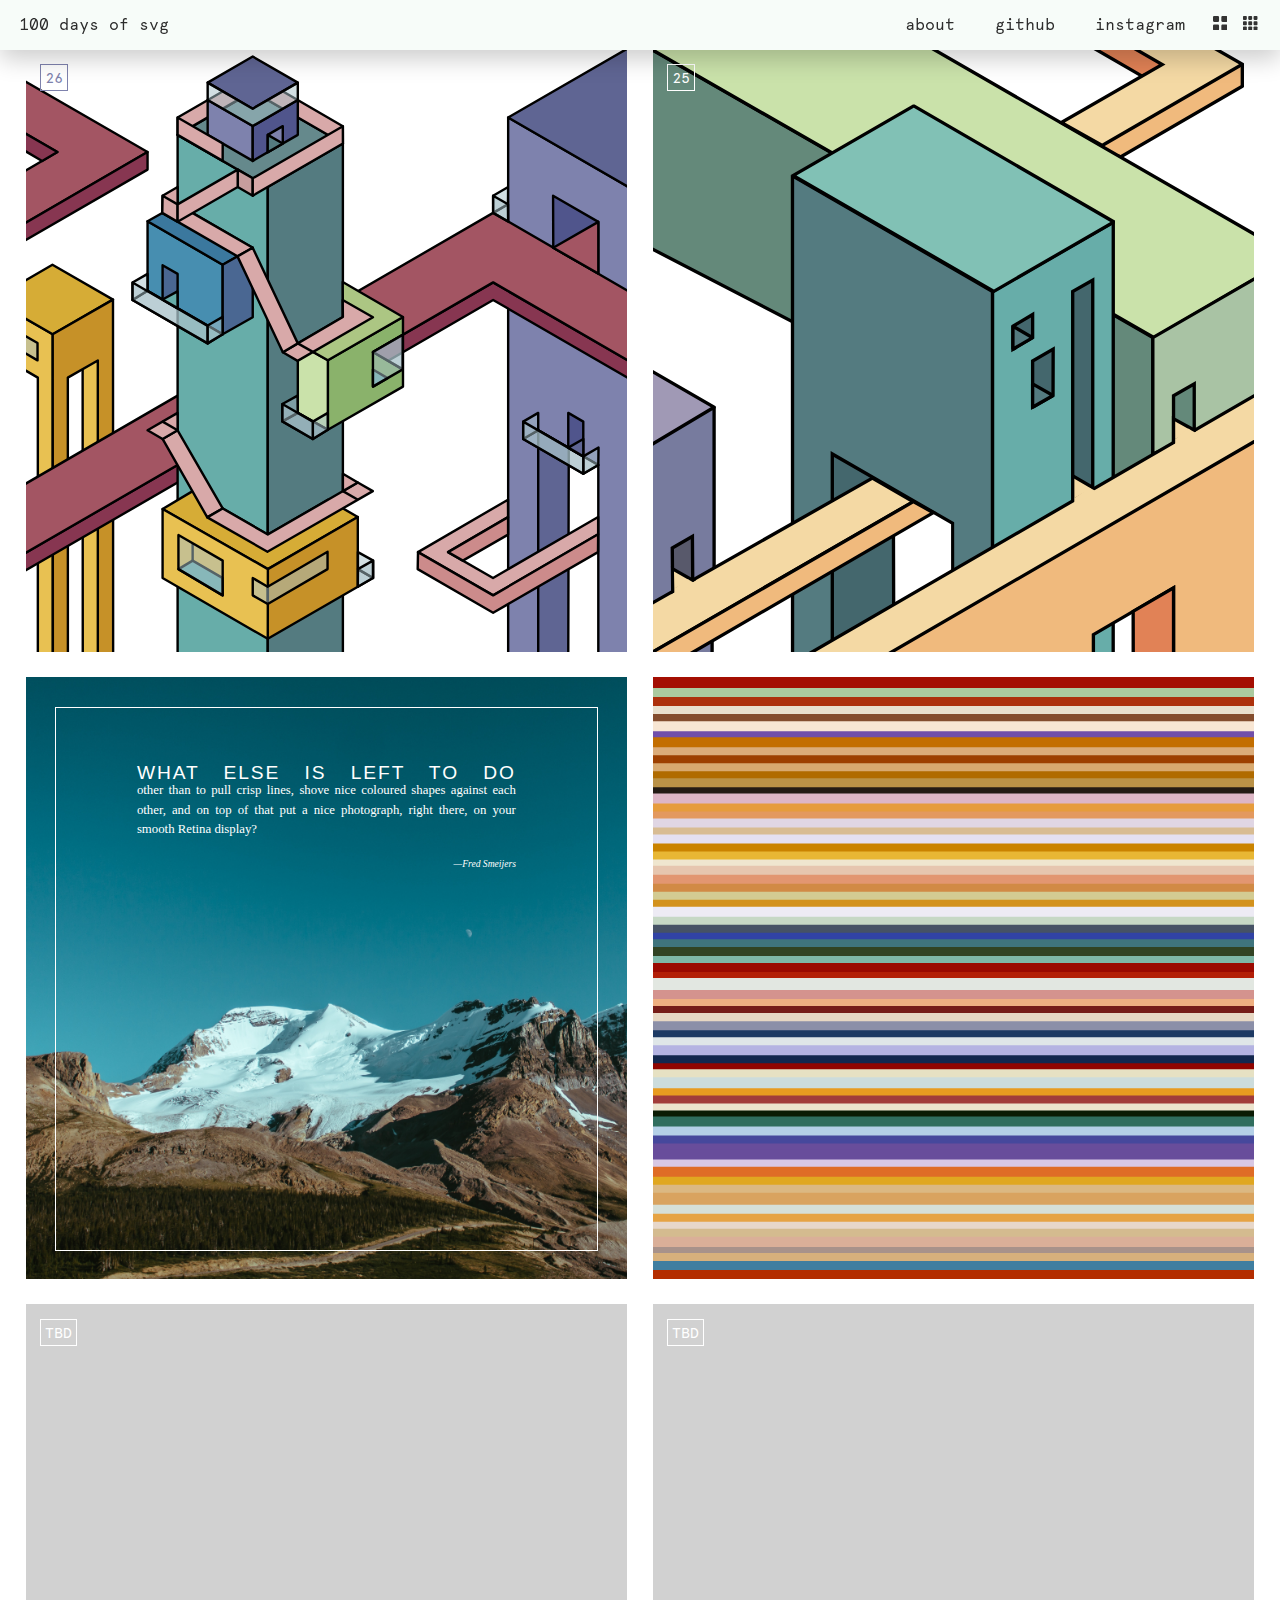
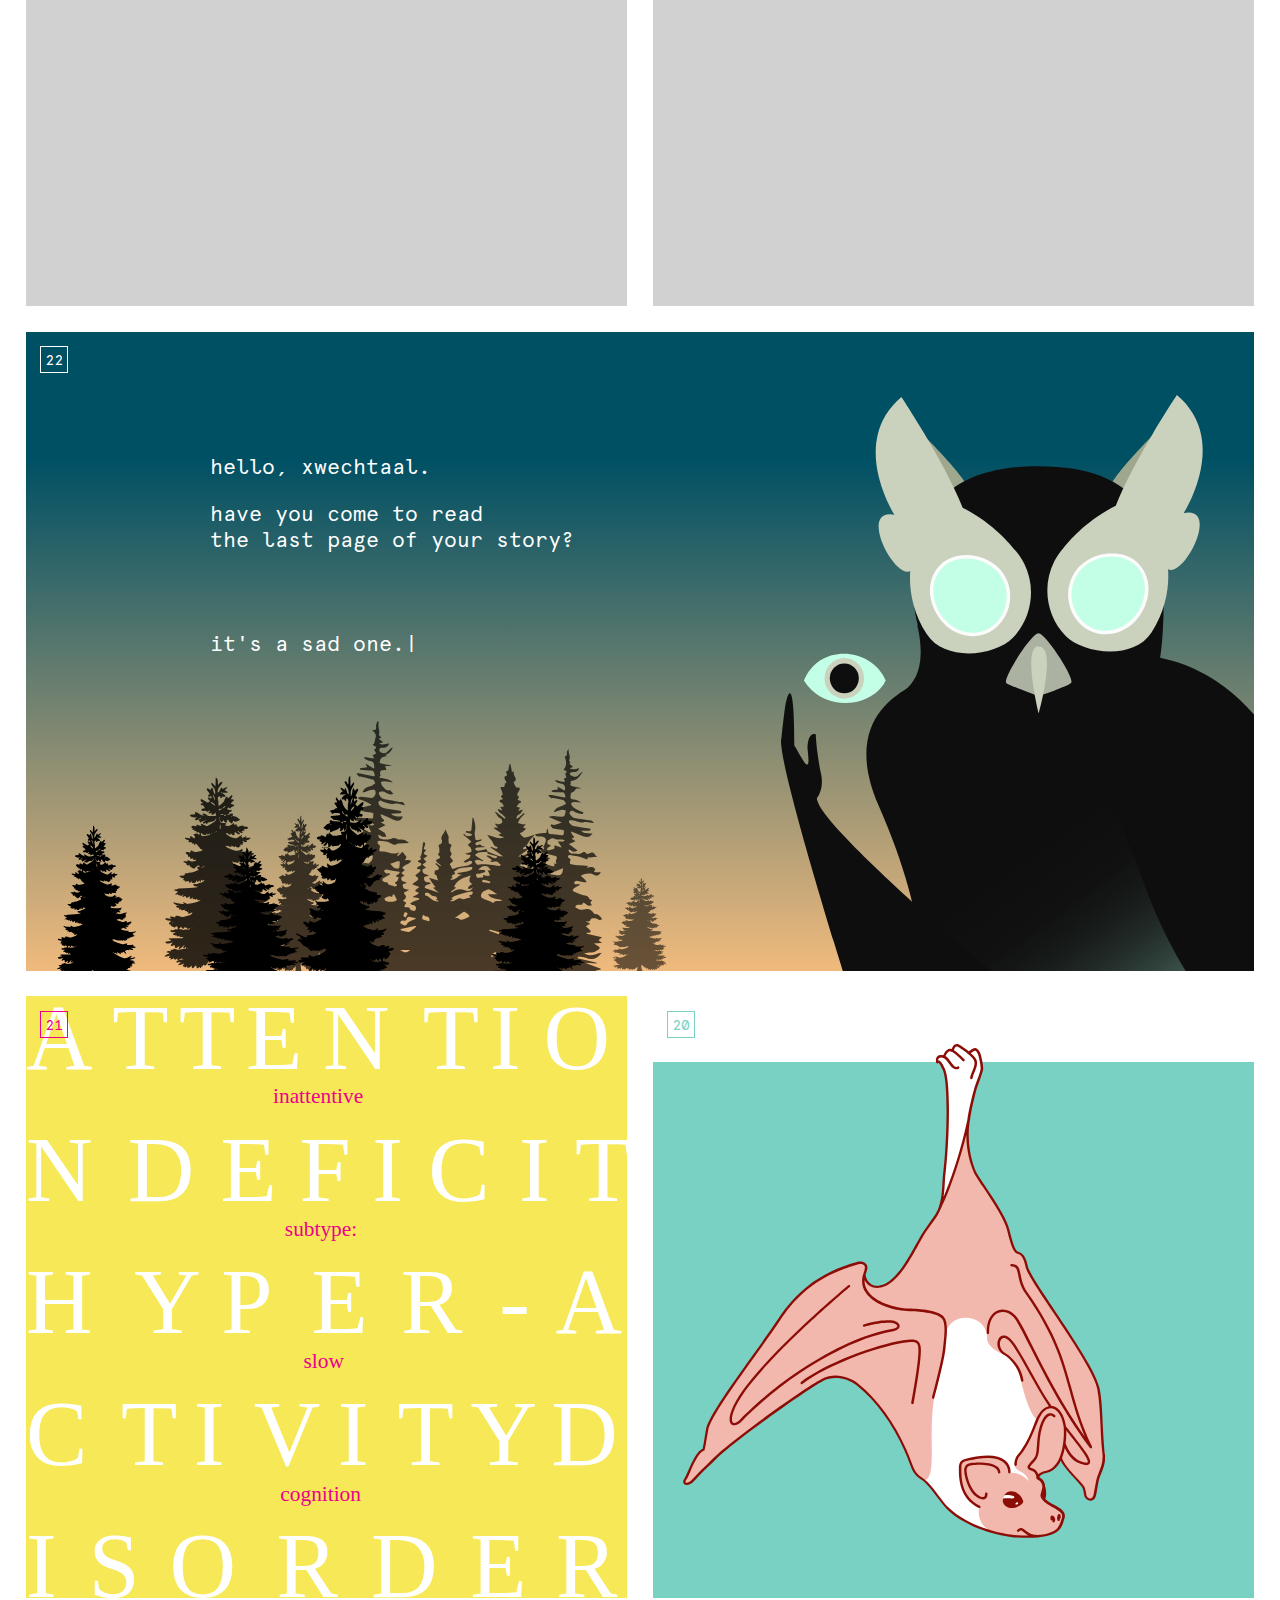
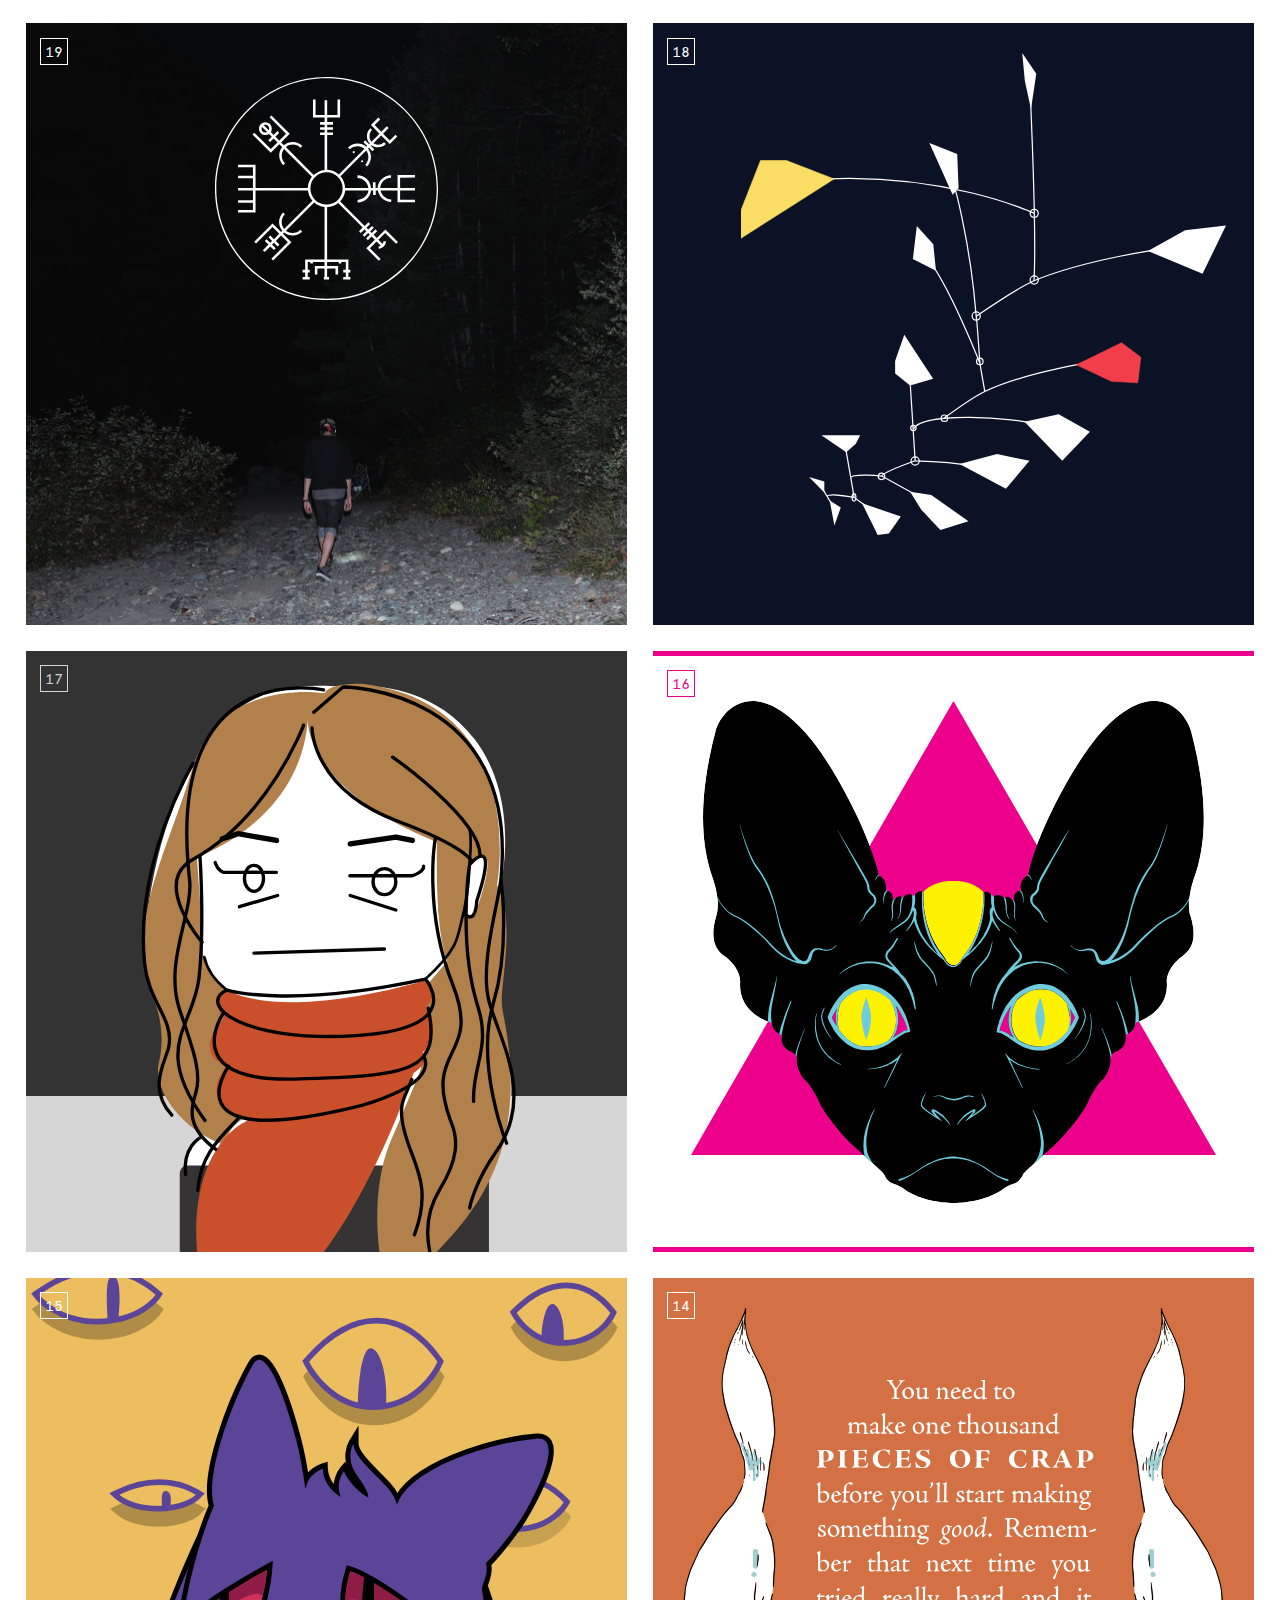
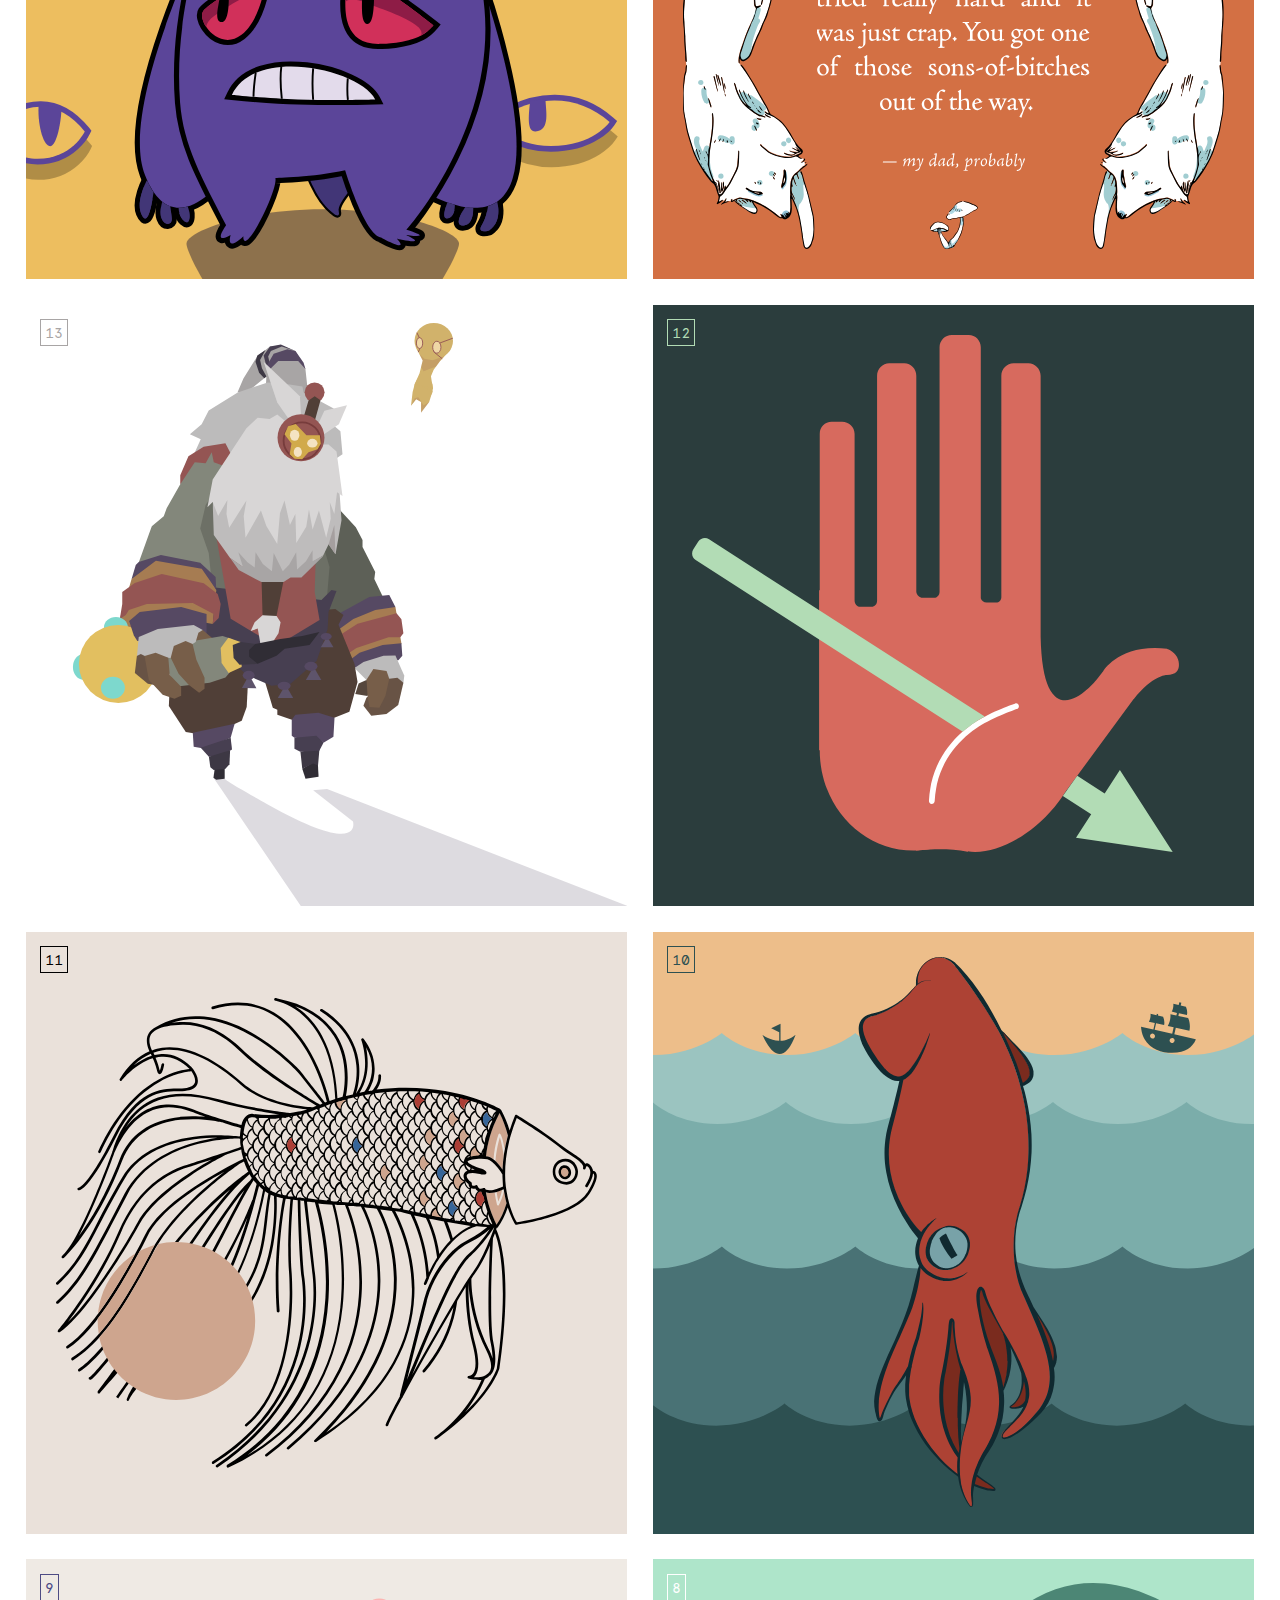
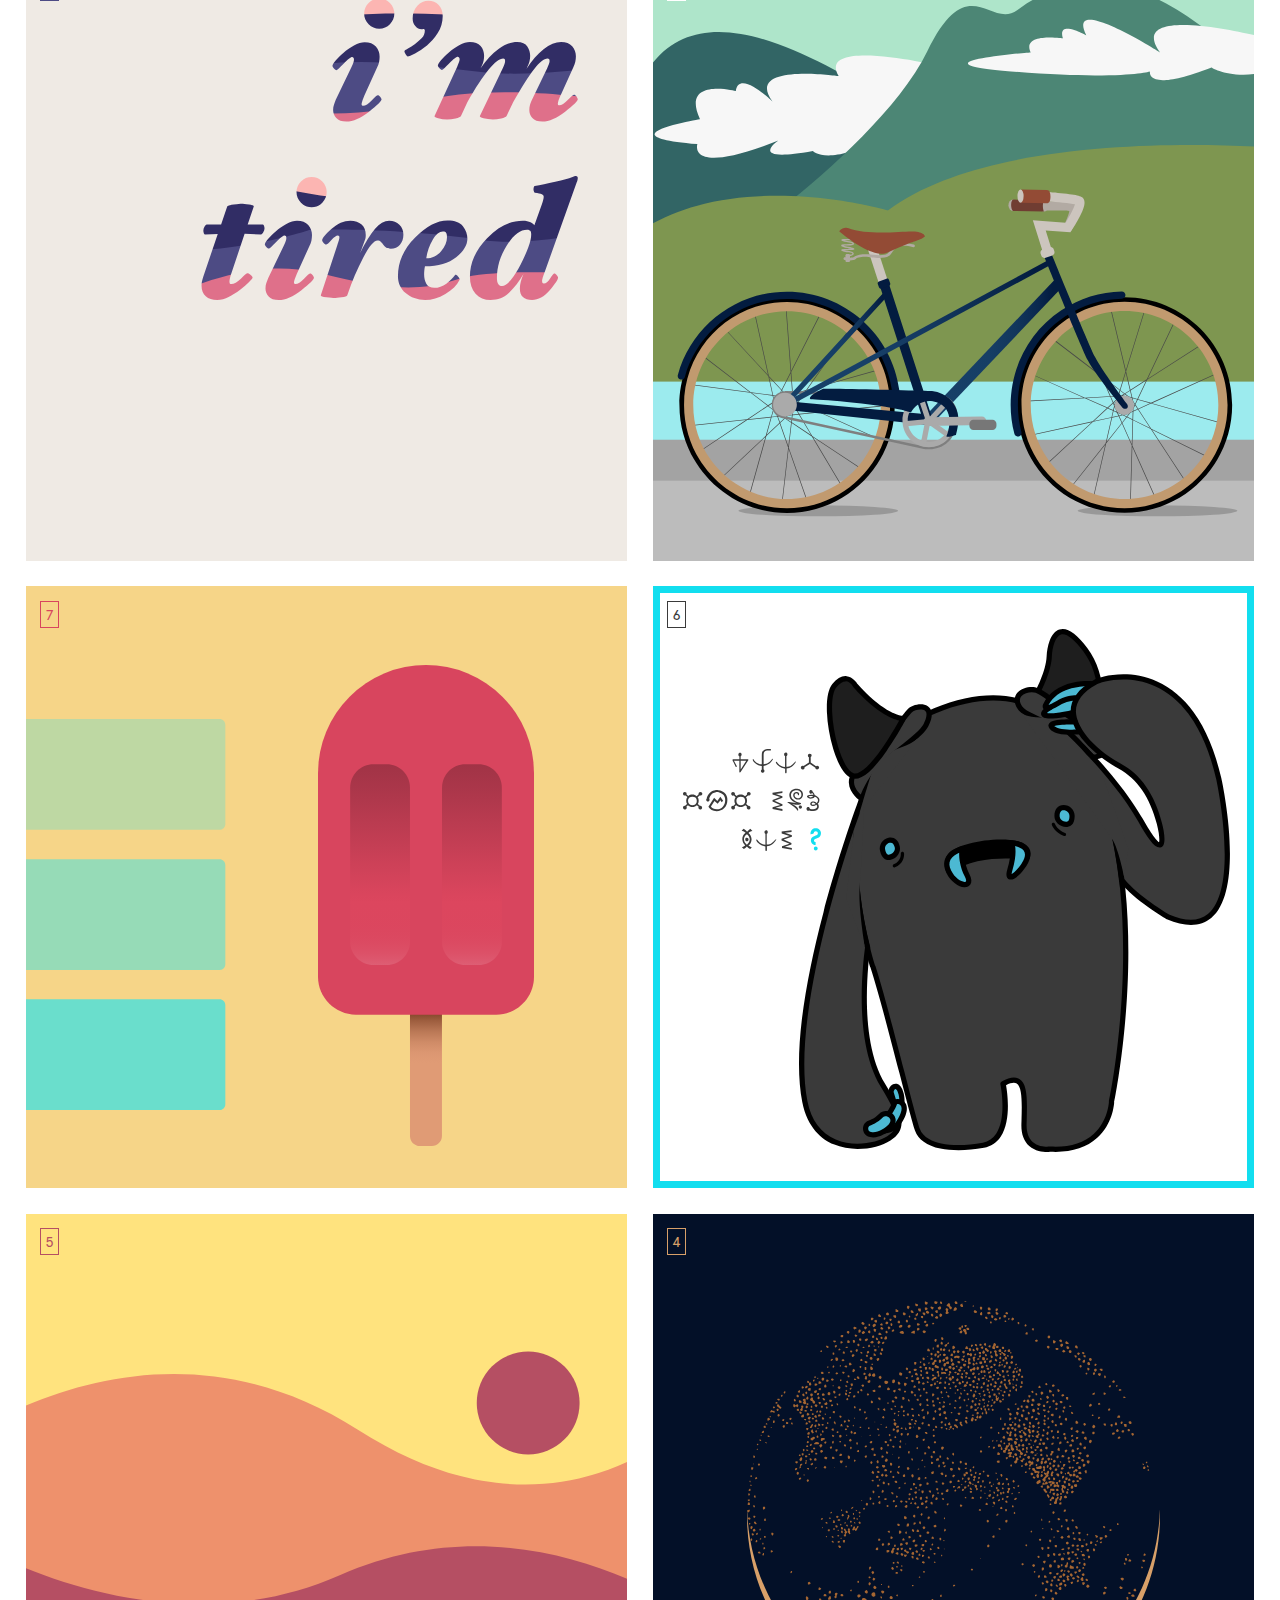
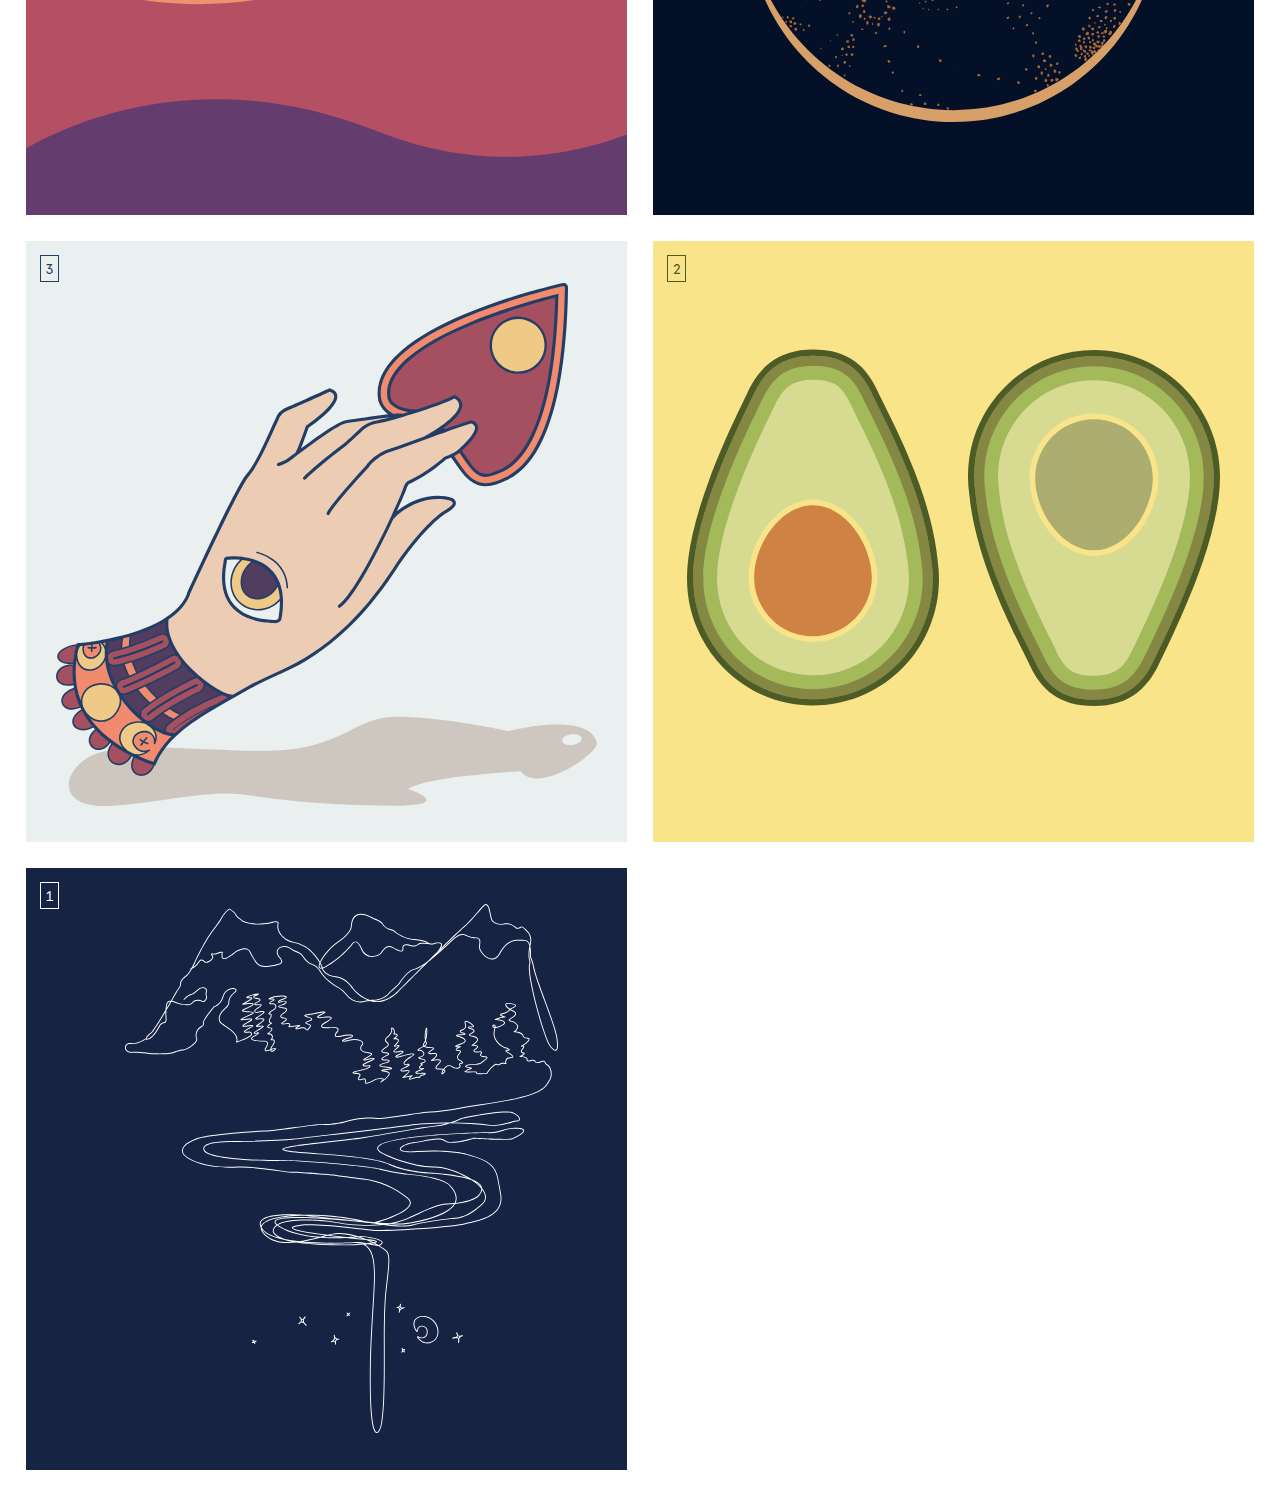
<file: two-column.html>
<?xml version="1.0" encoding="utf-8"?>
<!DOCTYPE html>
<html>
<head>
    <title>100 days of SVG</title>
    <meta name="viewport" content="width=device-width, initial-scale=1.0">
    <link href="css/normalize.css" rel="stylesheet" media="screen">
    <link href="css/styles.css" rel="stylesheet" media="screen">
    <link href="css/responsive.css" rel="stylesheet" media="screen">
</head>

<body id="two-column">
  
  <header>
    <div>
      <h1><a href="index.html">100 days of svg</a></h1>
      
      <nav>
        <ul>
          <li id="aboutlist">
            <a href="about.html">
              <span>About</span>
              <svg version="1.1" id="help" xmlns="http://www.w3.org/2000/svg" xmlns:xlink="http://www.w3.org/1999/xlink" x="0px" y="0px"
   viewBox="0 0 20 20" enable-background="new 0 0 20 20" xml:space="preserve">
                <g>
                <path d="M14.09,2.233C12.95,1.411,11.518,1,9.794,1C8.483,1,7.376,1.289,6.477,1.868C5.05,2.774,4.292,4.313,4.2,6.483h3.307
    c0-0.633,0.185-1.24,0.553-1.828c0.369-0.586,0.995-0.879,1.878-0.879c0.898,0,1.517,0.238,1.854,0.713
    c0.339,0.477,0.508,1.004,0.508,1.582c0,0.504-0.252,0.965-0.557,1.383c-0.167,0.244-0.387,0.469-0.661,0.674
    c0,0-1.793,1.15-2.58,2.074c-0.456,0.535-0.497,1.338-0.538,2.488c-0.002,0.082,0.029,0.252,0.315,0.252c0.287,0,2.316,0,2.571,0
    c0.256,0,0.309-0.189,0.312-0.274c0.018-0.418,0.064-0.633,0.141-0.875c0.144-0.457,0.538-0.855,0.979-1.199l0.91-0.627
    c0.822-0.641,1.477-1.166,1.767-1.578c0.494-0.676,0.842-1.51,0.842-2.5C15.8,4.274,15.23,3.057,14.09,2.233z M9.741,14.924
    c-1.139-0.035-2.079,0.754-2.115,1.99c-0.035,1.234,0.858,2.051,1.998,2.084c1.189,0.035,2.104-0.727,2.141-1.963
    C11.799,15.799,10.931,14.959,9.741,14.924z"/>
                </g>
              </svg>
            </a>
          </li>
          <li id="github">
            <a href="http://github.com/laurelobrien">Github</a>
          </li>
          <li id="instagramlist">
            <a href="http://instagram.com/laurelobrien">
              <span>Instagram</span>
              <svg version="1.1" id="instagram" xmlns="http://www.w3.org/2000/svg" xmlns:xlink="http://www.w3.org/1999/xlink" x="0px" y="0px"
              viewBox="0 0 20 20" enable-background="new 0 0 20 20" xml:space="preserve">
                <path d="M17,1H3C1.9,1,1,1.9,1,3v14c0,1.101,0.9,2,2,2h14c1.1,0,2-0.899,2-2V3C19,1.9,18.1,1,17,1z M9.984,15.523
  c3.059,0,5.538-2.481,5.538-5.539c0-0.338-0.043-0.664-0.103-0.984H17v7.216c0,0.382-0.31,0.69-0.693,0.69H3.693
  C3.31,16.906,3,16.598,3,16.216V9h1.549C4.488,9.32,4.445,9.646,4.445,9.984C4.445,13.043,6.926,15.523,9.984,15.523z M6.523,9.984
  c0-1.912,1.55-3.461,3.462-3.461c1.911,0,3.462,1.549,3.462,3.461s-1.551,3.462-3.462,3.462C8.072,13.446,6.523,11.896,6.523,9.984z
   M16.307,6h-1.615C14.31,6,14,5.688,14,5.308V3.691C14,3.309,14.31,3,14.691,3h1.615C16.69,3,17,3.309,17,3.691v1.616
  C17,5.688,16.69,6,16.307,6z"/>
              </svg>
            </a>
          </li>
          <li id="twobytwolist">
            <a href="two-column.html">
              <svg version="1.1" id="twobytwo" xmlns="http://www.w3.org/2000/svg" xmlns:xlink="http://www.w3.org/1999/xlink" x="0px" y="0px"
   viewBox="-439 441 20 20" style="enable-background:new -439 441 20 20;" xml:space="preserve">
                <path d="M-432.3,441h-5c-0.9,0-1.7,0.7-1.7,1.7v5c0,0.9,0.7,1.7,1.7,1.7h5c0.9,0,1.7-0.7,1.7-1.7v-5
  C-430.7,441.7-431.4,441-432.3,441z M-420.7,441h-5c-0.9,0-1.7,0.7-1.7,1.7v5c0,0.9,0.7,1.7,1.7,1.7h5c0.9,0,1.7-0.7,1.7-1.7v-5
  C-419,441.7-419.7,441-420.7,441z M-432.3,452.7h-5c-0.9,0-1.7,0.7-1.7,1.7v5c0,0.9,0.7,1.7,1.7,1.7h5c0.9,0,1.7-0.7,1.7-1.7v-5
  C-430.7,453.4-431.4,452.7-432.3,452.7z M-420.7,452.7h-5c-0.9,0-1.7,0.7-1.7,1.7v5c0,0.9,0.7,1.7,1.7,1.7h5c0.9,0,1.7-0.7,1.7-1.7
  v-5C-419,453.4-419.7,452.7-420.7,452.7z"/>
              </svg>
            </a>
          </li>
          <li id="threebythreelist">
            <a href="index.html">
              <svg version="1.1" id="threebythree" xmlns="http://www.w3.org/2000/svg" xmlns:xlink="http://www.w3.org/1999/xlink" x="0px" y="0px"
   viewBox="-415.6 441 20 20" style="enable-background:new -415.6 441 20 20;" xml:space="preserve">
                <path d="M-411.4,441h-3.2c-0.6,0-1.1,0.5-1.1,1.1v3.2c0,0.6,0.5,1.1,1.1,1.1h3.2c0.6,0,1.1-0.5,1.1-1.1v-3.2
                  C-410.3,441.5-410.8,441-411.4,441z"/>
                <path d="M-404,441h-3.2c-0.6,0-1.1,0.5-1.1,1.1v3.2c0,0.6,0.5,1.1,1.1,1.1h3.2c0.6,0,1.1-0.5,1.1-1.1v-3.2
                  C-403,441.5-403.4,441-404,441z"/>
                <path d="M-396.6,441h-3.2c-0.6,0-1.1,0.5-1.1,1.1v3.2c0,0.6,0.5,1.1,1.1,1.1h3.2c0.6,0,1.1-0.5,1.1-1.1v-3.2
                  C-395.6,441.5-396.1,441-396.6,441z"/>
                <path d="M-411.4,448.4h-3.2c-0.6,0-1.1,0.5-1.1,1.1v3.2c0,0.6,0.5,1.1,1.1,1.1h3.2c0.6,0,1.1-0.5,1.1-1.1v-3.2
                  C-410.3,448.8-410.8,448.4-411.4,448.4z"/>
                <path d="M-411.4,455.7h-3.2c-0.6,0-1.1,0.5-1.1,1.1v3.2c0,0.6,0.5,1.1,1.1,1.1h3.2c0.6,0,1.1-0.5,1.1-1.1v-3.2
                  C-410.3,456.2-410.8,455.7-411.4,455.7z"/>
                <path d="M-404,448.4h-3.2c-0.6,0-1.1,0.5-1.1,1.1v3.2c0,0.6,0.5,1.1,1.1,1.1h3.2c0.6,0,1.1-0.5,1.1-1.1v-3.2
                  C-403,448.8-403.4,448.4-404,448.4z"/>
                <path d="M-404,455.7h-3.2c-0.6,0-1.1,0.5-1.1,1.1v3.2c0,0.6,0.5,1.1,1.1,1.1h3.2c0.6,0,1.1-0.5,1.1-1.1v-3.2
                  C-403,456.2-403.4,455.7-404,455.7z"/>
                <path d="M-396.6,448.4h-3.2c-0.6,0-1.1,0.5-1.1,1.1v3.2c0,0.6,0.5,1.1,1.1,1.1h3.2c0.6,0,1.1-0.5,1.1-1.1v-3.2
                  C-395.6,448.8-396.1,448.4-396.6,448.4z"/>
                <path d="M-396.6,455.7h-3.2c-0.6,0-1.1,0.5-1.1,1.1v3.2c0,0.6,0.5,1.1,1.1,1.1h3.2c0.6,0,1.1-0.5,1.1-1.1v-3.2
                  C-395.6,456.2-396.1,455.7-396.6,455.7z"/>
              </svg>
            </a>
          </li>
        </ul>
      </nav>
    </div>
  </header>
  
  <div class="grid"><!--

    Day 26 --><div class="halfbloc">
      <div class="squareratio">
        <div id="day26">
          <h2 class="marker" id="twentysix">26</h2>
          <img src="svg/day-21-to-30/iso_apartment.svg" alt="Isometric block town">
        </div>
      </div>
    </div><!--

    Day 25 --><div class="halfbloc">
      <div class="squareratio">
        <div id="day25">
          <h2 class="marker" id="twentyfive">25</h2>
          <img src="svg/day-21-to-30/day25.svg" alt="Isometric block town">
        </div>
      </div>
    </div><!--

    Day 24 --><div class="halfbloc">
      <div class="squareratio">
        <div id="day24">
          <h2 class="marker" id="twentyfour">24</h2>
          <div class="inset-border">
            <h4 class="full-justify">What else is left to do</h4>
            <p>other than to pull crisp lines, shove nice coloured shapes against each other, and on top of that put a nice photograph, right there, on your smooth Retina display?</p>
            <br>
            <p id="attribution">—Fred Smeijers</p>
          </div>
        </div>
      </div>
    </div><!--

    Day 23 --><div class="halfbloc">
      <div class="squareratio">
        <div id="day23">
          <h2 class="marker" id="twentythree">23</h2>
          <img src="svg/day-21-to-30/shithappens.svg" alt="SVG reproduction of Garry Neill Kennedy's Shit Happens">
        </div>
      </div>
    </div><!--

    Filler --><div class="halfbloc">
      <div class="squareratio">
        <div id="fillerBlock">
          <h2 class="marker" id="fillerMarker">TBD</h2>
        </div>
      </div>
    </div><!--

    Filler --><div class="halfbloc">
      <div class="squareratio">
        <div id="fillerBlock">
          <h2 class="marker" id="fillerMarker">TBD</h2>
        </div>
      </div>
    </div><!--

    Day 22 --><div class="megabloc">
      <div class="megaratio">
        <div id="day22">
          <h2 class="marker" id="twentytwo">22</h2>
          <img src="svg/day-21-to-30/xwechtaal_owl-02.svg" id="owl">
          <img src="svg/day-21-to-30/tree_silhouette.svg" alt="Silhouetted pine trees" id="trees">
          <div id="text">
            <p>hello, xwechtaal.</p>
            <p id="question">have you come to read<br> the last page of your story?</p>
            <br><br>
            <p id="typetext">it's a sad one.<span>|</span></p>
          </div>
        </div>
      </div>
    </div><!--

    Day 21 --><div class="halfbloc">
      <div class="squareratio">
        <div id="day21">
          <h2 class="marker" id="twentyone">21</h2>
          <img src="svg/day-21-to-30/adhd_revision.svg" alt="Attention Deficit Hyperative Disorder">
        </div>
      </div>
    </div><!--

    Day 20 --><div class="halfbloc">
      <div class="squareratio">
        <div id="day20">
          <h2 class="marker" id="twenty">20</h2>
          <div class="colourblock"></div>
          <img src="svg/day-11-to-20/hangingbat.svg" alt="Hanging fruit bat">
        </div>
      </div>
    </div><!--

    Day 19 --><div class="halfbloc">
      <div class="squareratio">
        <div id="day19">
          <h2 class="marker" id="nineteen">19</h2>
          <img src="svg/day-11-to-20/travel_sigil2.svg" alt="Ogham sigil for safe travel">
        </div>
      </div>
    </div><!--

    Day 18 --><div class="halfbloc">
      <div class="squareratio">
        <div id="day18">
          <h2 class="marker" id="eighteen">18</h2>
          <img src="svg/day-11-to-20/calder.svg" alt="Mobile by Calder">
        </div>
      </div>
    </div><!--

    Day 17 --><div class="halfbloc">
      <div class="squareratio">
        <div id="day17">
          <h2 class="marker" id="seventeen">17</h2>
          <div class="colourblock"></div>
          <img src="svg/day-11-to-20/fuzzy.svg">
        </div>
      </div>
    </div><!--

    Day 16 --><div class="halfbloc">
      <div class="squareratio">
        <div id="day16">
          <h2 class="marker" id="sixteen">16</h2>
          <img src="svg/day-11-to-20/sphinx-CMYK.svg" alt="Three-eyed sphinx">
        </div>
      </div>
    </div><!--

    Day 15 --><div class="halfbloc">
      <div class="squareratio">
        <div id="day15">
          <h2 class="marker" id="fifteen">15</h2>
          <img src="svg/day-11-to-20/gengar.svg" alt="Gengar" id="gengar">
          <img src="svg/day-11-to-20/gengar_eyes.svg" alt="Eyes peering at Gengar" id="gengar-eyes">
        </div>
      </div>
    </div><!--

    Day 14 --><div class="halfbloc">
      <div class="squareratio">
        <div id="day14">
          <h2 class="marker" id="fourteen">14</h2>
          <img src="svg/day-11-to-20/rightfox.svg" alt="Fox facing right" id="leftfox">
          <img src="svg/day-11-to-20/rightfox.svg" alt="Fox facing left" id="rightfox">
          <img src="svg/day-11-to-20/foxtext.svg" alt="Quote: 'You need to make 1,000 pieces of crap before you can make something good. Remember that next time you try really hard and its just crap. You got one of those sons-of-bitches out of the way.'" id="text">
          <img src="svg/day-11-to-20/foxmushroom.svg" alt="Tiny mushrooms" id="mushroom">
        </div>
      </div>
    </div><!--

    Day 13 --><div class="halfbloc">
      <div class="squareratio">
        <div id="day13">
          <h2 class="marker" id="thirteen">13</h2>
          <img src="svg/day-11-to-20/bard.svg" alt="Bard from League of Legends" id="bard">
          <img src="svg/day-11-to-20/meep.svg" alt="Bard's meep" id="meep">
        </div>
      </div>
    </div><!--

    Day 12 --><div class="halfbloc">
      <div class="squareratio">
        <div id="day12">
          <h2 class="marker" id="twelve">12</h2>
          <img src="svg/day-11-to-20/handarrow.svg" alt="Hand pierced by arrow">
        </div>
      </div>
    </div><!--

    Day 11 --><div class="halfbloc">
      <div class="squareratio">
        <div id="day11">
          <h2 class="marker" id="eleven">11</h2>
          <img src="svg/day-11-to-20/bettafish.svg" alt="Decapitated betta fish">
        </div>
      </div>
    </div><!--

    Day 10 --><div class="halfbloc">
      <div class="squareratio">
        <div id="day10">
          <h2 class="marker" id="ten">10</h2>
          <img src="svg/day-1-to-10/squid2.svg" alt="Giant squid">
        </div>
      </div>
    </div><!--

    Day 9 --><div class="halfbloc">
      <div class="squareratio">
        <div id="day9">
          <h2 class="marker" id="nine">9</h2>
          <img src="svg/day-1-to-10/imtired-right.svg" alt="I'm Tired">
        </div>
      </div>
    </div><!--

    Day 8 --><div class="halfbloc">
      <div class="squareratio">
        <div id="day8">
          <h2 class="marker" id="eight">8</h2>
          <img src="svg/day-1-to-10/mixte.svg" alt="Papillionaire Mixte bicycle" id="mixte">
        </div>
      </div>
    </div><!--

    Day 7 --><div class="halfbloc">
      <div class="squareratio">
        <div id="day7">
          <h2 class="marker" id="seven">7</h2>
          <img src="svg/day-1-to-10/popsicle.svg" alt="Popsicle" id="popsicle">
          <img src="svg/day-1-to-10/popsicle-stripes.svg" alt="Blue stripes" id="popsicle-stripes">
        </div>
      </div>
    </div><!--

    Day 6 --><div class="halfbloc">
      <div class="squareratio">
        <div id="day6">
          <h2 class="marker" id="six">6</h2>
          <img src="svg/day-1-to-10/yeti.svg" alt="Yeti" id="yeti">
          <img src="svg/day-1-to-10/alientext.svg" alt="Alien text" id="alientext">
        </div>
      </div>
    </div><!--

    Day 5 --><div class="halfbloc">
      <div class="squareratio">
        <div id="day5">
          <h2 class="marker" id="five">5</h2>
          <img src="svg/day-1-to-10/sunset.svg" alt="Sunset on waves">
        </div>
      </div>
    </div><!--

    Day 4 --><div class="halfbloc">
      <div class="squareratio">
        <div id="day4">
          <h2 class="marker" id="four">4</h2>
          <img src="svg/day-1-to-10/eclipse.svg" alt="Eclipsed moon">
        </div>
      </div>
    </div><!--

    Day 3--><div class="halfbloc">
      <div class="squareratio">
        <div id="day3">
          <h2 class="marker" id="three">3</h2>
          <img src="svg/day-1-to-10/planchette.svg" alt="Hand with planchette">
        </div>
      </div>
    </div><!-- 

    Day 2 --><div class="halfbloc">
      <div class="squareratio">
        <div id="day2">
          <h2 class="marker" id="two">2</h2>
          <img src="svg/day-1-to-10/avocado-pit.svg" id="avopit" alt="Avocado with pit">
          <img src="svg/day-1-to-10/avohole-flat.svg" id="avohole" alt="Avocado without pit">
        </div>
      </div>
    </div><!--

      Day 1 --><div class="halfbloc">
      <div class="squareratio">
        <div id="day1">
          <h2 class="marker" id="one">1</h2>
          <img src="svg/day-1-to-10/mountaincontour2.svg" alt="Mountain Range">
        </div>
      </div>
    </div>

  </div>
    
</body>

</html>
</file>
<file: css/styles.css>
/* Fonts
---------------------------*/

@font-face {
   font-family: 'Apercu Mono';
      src: url('../fonts/Apercu Mono.otf') format('opentype');
   font-weight: normal;
   font-style: normal;
}

@font-face {
   font-family: 'Apercu Pro';
      src: url('../fonts/apercupro-regular/apercu-regular-pro.otf') format('opentype');
   font-weight: normal;
   font-style: normal;
}



/* Normalizing
---------------------------*/
ul {
  list-style: none;
  padding: 0;
  margin: 0;
}

a {
  text-decoration: none;
  color: inherit;
}

h1, h2, h3, h4, h5 {
  margin: 0;
  padding: 0;
}


/* Grid Styles
---------------------------*/

body {
  background-color: #fff;
}

h1, h2 {
  color: #ffffff;
}

h2.marker {
  font-family: 'Apercu Mono', Courier;
  font-size: 0.9em;
  position: absolute;
  top: 1em; left: 1em;
  padding: 4px;
  border: solid 1px #ffffff;
  font-weight: 100;
  text-align: center;
}

h2.dark {
  color: #333;
  border: solid 2px #333;
}

.full-justify {
  text-align: justify;
}

.full-justify:after {
  content: "";
  display: inline-block;
  width: 100%;
}

.grid {
  box-sizing: border-box;
  width: 100%;
  margin: 50px 0.5% 0 0.5%;
}

.halfbloc, .megabloc, #biobloc {
  display: inline-block;
  vertical-align: top;
  box-sizing: border-box;
}

.halfbloc {
  width: 32%;
  margin: 0 0.5% 1% 0.5%;
}

.megabloc {
  width: 98%;
  margin: 0 0.5% 1% 0.5%;
}

div.squareratio {
  width: 100%;
  padding-bottom: 100%;
  position: relative;
  z-index: 2;
  background: #b8b8b8;
}

div.megaratio {
  width: 100%;
  padding-bottom: 52%;
  position: relative;
  z-index: 2;
  background: #b8b8b8;
}

div.squareratio > div {
  position: absolute;
  top: 0; bottom: 0; left: 0; right: 0;
  color: #B8B8B8;
  box-sizing: border-box;
}

div.megaratio > div {
  position: absolute;
  top: 0; bottom: 0; left: 0; right: 0;
  color: #b8b8b8;
  box-sizing: border-box;
}

.halfbloc-about {
  width: 32%;
  height: auto;
  margin: 0 0 1% 0;
  float: right;
  box-sizing: border-box;
}

.megabloc-about {
  width: 65%;
  height: auto;
  margin: 0;
  float: left;
  box-sizing: border-box;
}

a {
  text-decoration: none;
}

.centerfix1 {
  margin-left: -2.5em;
}

.centerfix2 {
  margin-left: -3.5em;
}


/* Filler Blocks #fillerBlock
----------------------------*/
#fillerBlock {
  background-color: #d1d1d1;
}


/* Header
---------------------------*/

header {
  background-color: #F7FCF9;
  position: fixed;
  top: 0;
  height: 50px;
  width: 100%;
  box-shadow: 0px 9px 25px rgba(0,0,0,0.2);
  z-index: 3;
}

header div {
  box-sizing: border-box;
  width: 97%;
  margin: 15px auto;
}

header h1 {
  float: left;
  margin: 0;
}

header h1, header h1 a, nav ul li, nav ul li a {
  font: 1em 'Apercu Mono', Courier, Helvetica, Arial, sans-serif;
  color: #2c2c2c;
  text-transform: lowercase;
}

nav ul {
  float: right;
  margin: 0;
  list-style: none;
  padding: 0;
}

header h1, nav, nav ul {
  display: inline;
}

nav ul li {
  display: inline;
  text-decoration: none;
  margin: 15px;
}

nav ul li#twobytwolist, nav ul li#threebythreelist {
  margin: 3px;
}

nav ul li a {
  text-decoration: none;
}

nav ul li a:hover {
  text-decoration: underline;
}

nav li#aboutlist svg, nav li#instagramlist svg {
  display: none;
}

nav li#twobytwolist svg, nav li#threebythreelist svg {
  fill: #333;
  height: 0.9em;
}

/* About
---------------------------*/
#bio {
  background-color: #fff;
  padding: 3%;
}

#socialmedia {
  background-color: #f4f42c;
  padding: 3%;
}

#colophon {
  background-color: #29f2e3;
  padding: 3%;
  min-height: 600px;
}

#aboutgrid p, #aboutgrid ul {
  font-family: 'Apercu Pro', Helvetica, Georgia, serif;
  font-size: 1em;
  color: #333;
  line-height: 1.5em;
}

.col {
  width: 40%;
  display: inline-block;
  margin: 0 8% 0 0;
  vertical-align: top;
}

#aboutgrid h1, #aboutgrid h2 {
  font-family: 'Apercu Mono', Courier, sans-serif;
  color: #333;
  text-transform: lowercase;
  margin: 0 0 37px 0;
  font-size: 3em;
  line-height: 1em;
}

#aboutgrid h2 {
  display: inline-block;
  margin: 0 0 30px 0;
}

#bio a {
  background-color: #f4f42c;
}

#bio a:hover {
  background-color: rgba(244, 244, 44, 0.4);
}

#bio #inspiration, #bio #illus {
  margin-top: 20px;
}

#bio #inspiration ul li {
  margin: 5px 0;
}

#socialmedia p a, #colophon p a {
  background-color: #29f2e3;
  display: inline-block;
}

#socialmedia p a:hover, #colophon p a:hover {
  background-color: #86F2DD;
}

#socialmedia ul {
  list-style: none;
  display: inline-block;
  margin-top: 20px;
  padding: 0;
}

#socialmedia ul li {
  display: inline;
  margin: 10px;
}

#socialmedia ul li svg {
  width: 30px;
  fill: #333;
}

#socialmedia ul li svg:hover {
  fill: #29f2e3;
}

#socialmedia ul li#farleft {
  margin-left: 0;
}

#colophon {
  clear: right;
  margin-bottom: 0;
}

#illus {
  text-align: center;
}

#illus img {
  width: 40%;
  margin-top: 50px;
}



/* Day 1
----------------------------*/
#day1 {
  background-color: #172343;
  /*background-image: linear-gradient(#172343, #446380, #FAF471);
  background-size: cover; */
  text-align: center;
}
#day1 img {
  height: 88%;
  margin: 6% -5% auto auto;
}

/* Day 2
----------------------------*/
#day2 {
  background-color: #f9e48a;
  text-align: center;
}

h2#two {
  color: #4d5b27;
  border-color: #4d5b27;
}

#day2 img {
  width: 42%;
}

#avopit {
  margin: 18% 2% 0 0;
}

#avohole {
  margin: 18% 0 0 2%;
}


/* Day 3
----------------------------*/
#day3 {
  background-color: #EAEFEF;
  text-align: center;
}

h2#three {
  color: #233e66;
  border-color: #233e66;
}

#day3 img {
  width: 90%;
  margin-top: 7%;
}

/* Day 4
----------------------------*/
#day4 {
  background-color: #031028;
  text-align: center;
}

#day4 img {
  height: 70%;
  margin-top: 14.5%;
}

h2#four {
  color: #d8a069;
  border-color: #d8a069;
}

/* Day 5
----------------------------*/
#day5 img {
  width: 100%;
}

h2#five {
  color: #b54f63;
  border-color: #b54f63;
}

/* Day 6
----------------------------*/
#day6 {
  background-color: #ffffff;
  text-align: right;
  box-shadow: inset 0px 0px 0px 7px #12deef;
}

#day6 img#yeti {
  height: 87%;
  margin: 7% 4% 0 0;
}

#day6 img#alientext {
  height: 17%;
  position: absolute;
  top: 27%;
  left: 5%;
}

h2#six {
  color: #3a3a3a;
  border-color: #3a3a3a;
}

/* Day 7
----------------------------*/
#day7 {
  background-color: #F6D588;
  text-align: center;
}

h2#seven {
  color: #d8455e;
  border-color: #d8455e;
}

#day7 img#popsicle {
  height: 80%;
  margin: 13% auto auto 33%;
}

#day7 img#popsicle-stripes {
  position: absolute;
  height: 65%;
  width: 40%;
  bottom: 13%; left: 0;
}

/* Day 8
----------------------------*/
#day8 {
  background-color: #F2F2F2;
  text-align: center;
}

#day8 img {
  width: 100%;
  margin: auto;
}

h2#eight {
  color: #FFFFFF;
  border-color: #FFFFFF;
}

/* Day 9
----------------------------*/
#day9 {
  background-color: #efeae4;
}

#day9 img {
  width: 97%;
  margin: -2% 0 0 0;
}

h2#nine {
  color: #4d4b84;
  border-color: #4d4b84
}

/* Day 10
----------------------------*/
#day10 {
  background-color: #edbe8a;
}

#day10 img {
  width: 100%;
}

h2#ten {
  color: #2d5051;
  border-color: #2d5051;
}

/* Day 11
----------------------------*/
#day11 {
  background-color: #eae1da;
  text-align: center;
}

#day11 img {
  margin: 11% 0 0 0;
  width: 90%;
}

h2#eleven {
  color: #000000;
  border-color: #000000;
}

/* Day 12
----------------------------*/
#day12 {
  background-color: #2b3d3d;
  text-align: center;
}

#day12 img {
  height: 86%;
  margin: 5% 0 0 -6%;
}

h2#twelve {
  color: #b2dcb5;
  border-color: #b2dcb5;
}

/* Day 13
----------------------------*/
#day13 {
  background-color: #ffffff;
}

#day13 #bard {
  height: 95%;
  position: absolute;
  right: 0;
  bottom: 0;
}

#day13 #meep {
  height: 15%;
  margin: 3% 0 0 64%;
}

h2#thirteen {
  color: #a8a5a5;
  border-color: #a8a5a5;
}

/* Day 14
----------------------------*/
#day14 {
  background-color: #d37044;
  text-align: center;
}

#day14 #leftfox {
  height: 90%;
  position: absolute;
  left: 5%; bottom: 5%;
  -moz-transform: scaleX(-1);
  -o-transform: scaleX(-1);
  -webkit-transform: scaleX(-1);
  transform: scaleX(-1);
  filter: FlipH;
  -ms-filter: "FlipH";
  z-index: 3;
}

#day14 #rightfox {
  height: 90%;
  position: absolute;
  right: 5%; bottom: 5%;
  z-index: 3;
}

#day14 #text {
  height: 65%;
  margin: 17% -1% 17% auto;
}

#day14 #mushroom {
  width: 8%;
  position: absolute;
  bottom: 5%; left: 46%;
  z-index: 2;
}

/* Day 15
----------------------------*/
#day15 {
  background-color: #edbe5f;
  text-align: center;
}

#gengar-eyes {
  height: 100%;
  width: 100%;
}

#gengar {
  width: 70%;
  position: absolute;
  right: 12%; bottom: 0%;
}

/* Day 16
----------------------------*/
#day16 {
  background-color: #ffffff;
  text-align: center;
  border-bottom: solid 5px #ec008c;
  border-top: solid 5px #ec008c;
}

#day16 img {
  height: 85%;
  margin: 7.5% auto auto auto;
}

h2#sixteen {
  color: #ec008c;
  border-color: #ec008c;
}

/* Day 17
----------------------------*/
#day17 {
  background-color: #d6d6d6;
}

#day17 img {
  width: 100%;
  position: absolute;
  bottom: 0;
  z-index: 3;
}

#day17 div.colourblock {
  background-color: #333333;
  position: absolute;
  top: 0;
  height: 74%;
  width: 100%;
  z-index: 2;
}

h2#seventeen {
  z-index: 3;
  color: #d6d6d6;
  border-color: #d6d6d6;
}

/* Day 18
----------------------------*/
#day18 {
  background-color: #0c1226;
  text-align: center;
}

#day18 img {
    height: 80%;
    margin: 5% auto auto 10%;
  }

/* Day 19
----------------------------*/
#day19 {
  background-image: url('../images/austin_hiking.jpg');
  background-size: cover;
  text-align: center;
}

#day19 img {
  height: 37%;
  margin-top: 9%;
}

/* Day 20
----------------------------*/
#day20 {
  background-color: #79d1c4;
}

#day20 div.colourblock {
  width: 100%;
  height: 11%;
  position: absolute;
  top: 0;
  background-color: #ffffff;
  z-index: 2;
}

#day20 img {
  height: 82%;
  position: absolute;
  top: 8%;
  left: 5%;
  z-index: 3;
}

h2#twenty {
  color: #79d1c4;
  border-color: #79d1c4;
  z-index: 3;
}

/* Day 21
----------------------------*/
#day21 {
  background-color: #f7e857;
}

#day21 img {
  height: 100%;
  width: 100%;
}

h2#twentyone {
  color: #ec008c;
  border-color: #ec008c;
}

/* Day 22
----------------------------*/
#day22 {
  background-image: linear-gradient(#005064 20%, #f0ba7d);
  background-size: cover;
}

#day22 img#owl {
  height: 90%;
  position: absolute;
  bottom: 0; right: 0;
}

#day22 img#trees {
  height: 40%;
  position: absolute;
  left: 1.5%; bottom: 0;
}

#day22 p {
  color: #ffffff;
  line-height: normal;
  font-family: 'Apercu Mono';
  font-size: 1.3em;
  white-space: nowrap;
  width: 30%;
}

#day22 #text {
  margin: 10% 0 0 15%;
}

#day22 p#typetext {
  overflow: hidden;
  animation: type 4s steps(50, end) infinite; 
}

@keyframes type {
  from{width: 0;}
}

p#typetext span {
  animation: blink 1s infinite;
}

@keyframes blink {
  to{opacity: .0;}
}

/* Day 23
----------------------------*/
#day23 img {
  width: 100%;
  height: 100%;
}

h2#twentythree {
  display: none;
}

/* Day 24
----------------------------*/

#day24 {
  background-image: url(../images/mountains.jpg);
  background-size: cover;
  text-align: center;
}

.inset-border {
  height: 90%;
  width: 90%;
  border: 1px #ffffff solid;
  margin: 5% auto;
}

#day24 h4 {
  font-family: 'Brandon Grotesque', 'Futura', Helvetica, Arial;
  text-transform: uppercase;
  letter-spacing: 0.1em;
  font-size: 1.2em;
  color: #ffffff;
  font-weight: normal;
  width: 70%;
  margin: 10% auto 0 auto;
}

#day24 p {
  font-family: 'Quadraat', Garamond, Georgia;
  font-size: 0.8em;
  color: #ffffff;
  width: 70%;
  text-align: justify;
  margin: 0 auto;
  line-height: 1.5em;
}

#day24 p#attribution {
  font-style: italic;
  font-size: 0.6em;
  text-align: right;
}

#day24 .full-justify {
  margin-bottom: -1.3em !important;
}

h2#twentyfour {
  display: none;
}

/* Day 25 + Day 26
----------------------------*/
#day25, #day26 {
  background-color: #ffffff;
}

#day25 img, #day26 img {
  height: 100%;
  width: 100%;
}

h2#twentysix {
  color: #7e82ad;
  border-color: #7e82ad;
}





/* Preview Page and 2 column layout:
preview is the same as the 2 column layout
but it has no box-shadow on the header, 
the top row of cells do not touch the header,
and the day numbers (h2.marker) are not displayed
for easier screen-shotting to make PNGs.
----------------------------*/
#preview-page header {
  box-shadow: none;
}

#preview-page .grid {
  margin: 80px 1% 0 1%;
}

#two-column .grid {
  margin: 50px 1% 0 1%;
  box-sizing: border-box;
  width: 100%;
}

#preview-page .halfbloc, #two-column .halfbloc {
  width: 47%;
  margin: 0 1% 2% 1%;
}

#preview-page .megabloc, #two-column .megabloc {
  width: 96%;
  margin: 0 1% 2% 1%;
}

#preview-page h2.marker {
  display: none;
}
</file>
<file: css/responsive.css>
@media only screen and (max-width: 800px) {
  .halfbloc {
    width: 96%;
    margin: 0 2% 2% 2%;
  }

  .megabloc {
    width: 96%;
    margin: 0 2% 2% 2%;
  }
  
  h1 {
    font-size:;
  }

  header li span, header li#github,
  nav li#twobytwolist, nav li#threebythreelist {
    display: none;
  }
  
  header div {
    width: 80%;
  }
  
  nav ul li {
    margin: 0 6px 0 6px;
    padding: 1px;
  }
  
  nav li#aboutlist svg, nav li#instagramlist svg {
    display: inline-block;
    fill: #333;
    height: 1em;
  }

  h2.marker {
    font-size: 0.8em;
  }


  #bio, #socialmedia, #colophon {
    width: 96%;
    float: none;
    display: block;
    margin: 0 2% 2% 2%;
    padding: 6%;
    box-sizing: border-box;
  }
  
  #bio .col {
    width: 85%;
    margin: 40px auto;
    display: block;
  }
  
  #illus img {
    margin: 30px 0;
  }
  
  #aboutgrid h1, #aboutgrid h2 {
    font-size: 2em;
  }

  /* Day 22
  ------------------------------*/

  #day22 p {
    font-size: 0.7em;
    white-space: normal;
    margin: 20% 0 0 15%;
  }

  #day22 p#typetext, #day22 p#question {
    display: none;
  }

  #day22 br {
    display: none;
  }
  
}
</file>
